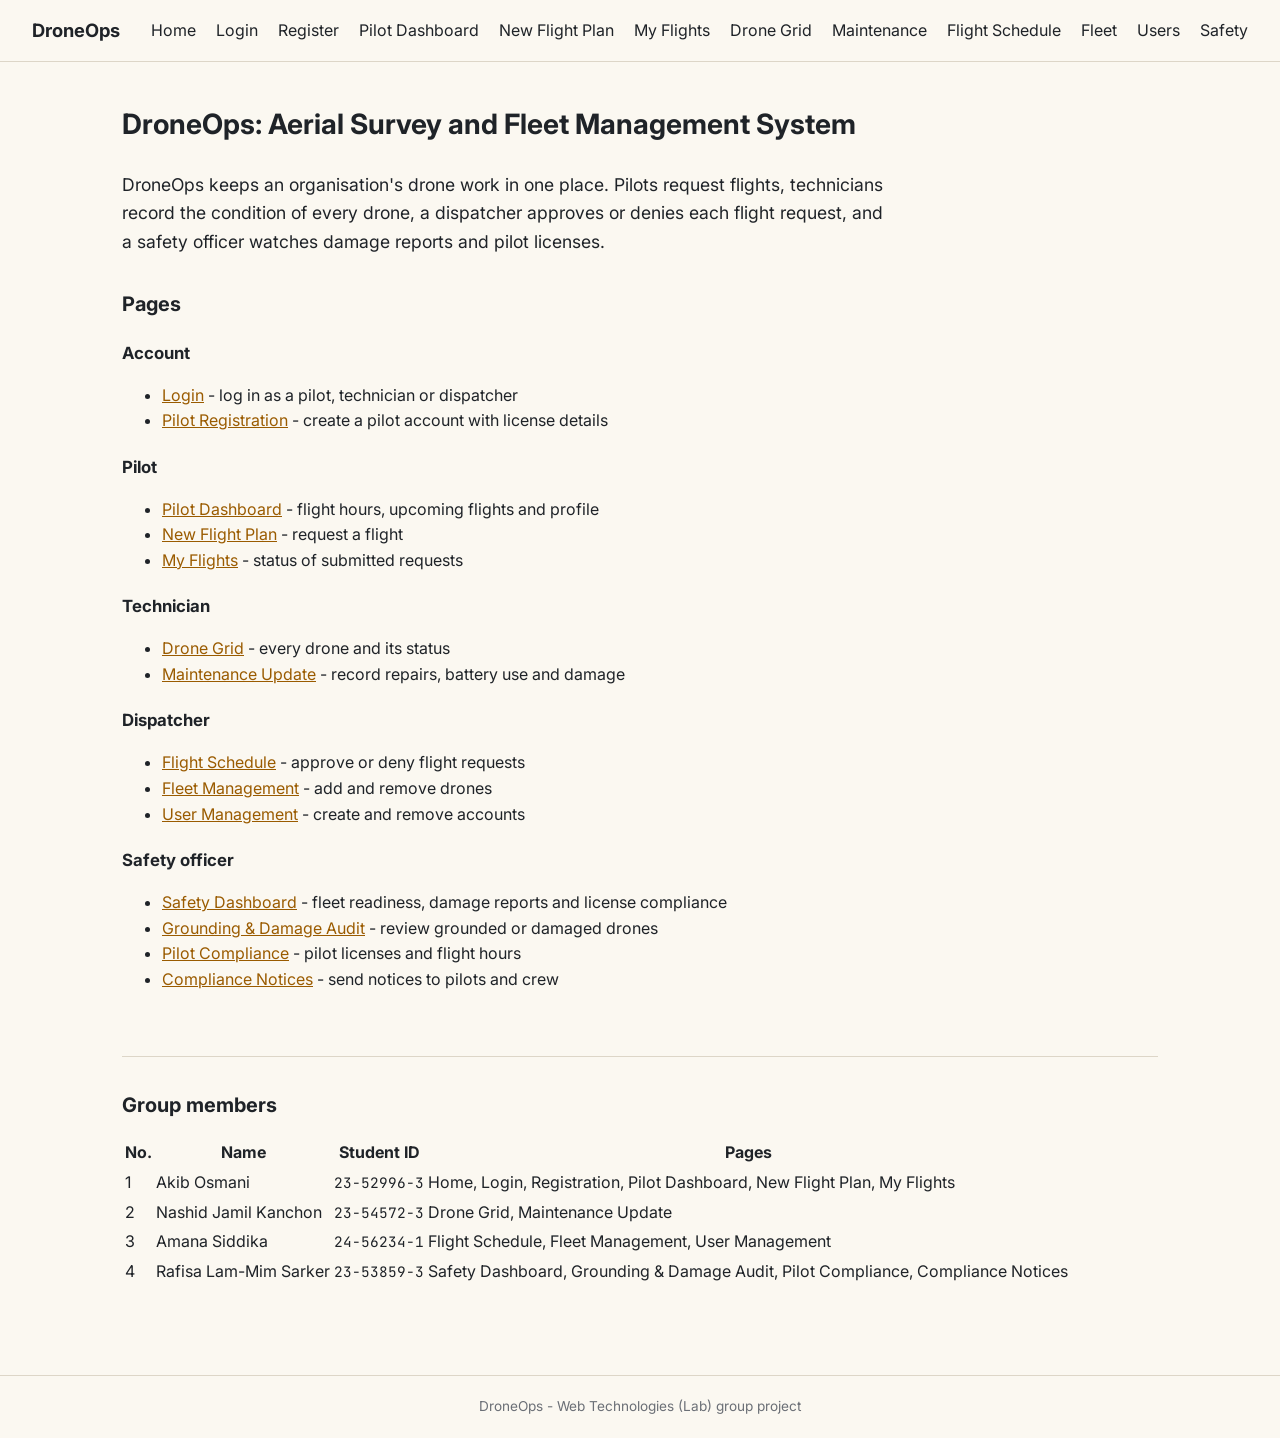
<file: index.html>
<!DOCTYPE html>
<html lang="en">
<head>
    <meta charset="UTF-8">
    <meta name="viewport" content="width=device-width, initial-scale=1">
    <title>DroneOps - Aerial Survey &amp; Fleet Management</title>
    <link rel="preconnect" href="https://fonts.googleapis.com">
    <link rel="stylesheet" href="https://fonts.googleapis.com/css2?family=Inter:wght@400;500;600;700&amp;family=JetBrains+Mono:wght@400;500&amp;display=swap">
    <link rel="stylesheet" href="public/css/style.css">
</head>
<body>
    <header class="navbar">
        <a href="index.html" class="brand">DroneOps</a>
        <nav>
            <a href="index.html">Home</a>
            <a href="pages/auth/login.html">Login</a>
            <a href="pages/auth/register.html">Register</a>
            <a href="pages/auth/profile.html">Pilot Dashboard</a>
            <a href="pages/pilot/flight_request.html">New Flight Plan</a>
            <a href="pages/pilot/my_flights.html">My Flights</a>
            <a href="pages/tech/drones.html">Drone Grid</a>
            <a href="pages/tech/maintenance.html">Maintenance</a>
            <a href="pages/admin/flights.html">Flight Schedule</a>
            <a href="pages/admin/fleet.html">Fleet</a>
            <a href="pages/admin/users.html">Users</a>
            <a href="pages/safety/dashboard.html">Safety</a>
        </nav>
    </header>

    <main class="container">
        <h1>DroneOps: Aerial Survey and Fleet Management System</h1>
        <p class="lead">DroneOps keeps an organisation's drone work in one place. Pilots request flights, technicians record the condition of every drone, a dispatcher approves or denies each flight request, and a safety officer watches damage reports and pilot licenses.</p>

        <section class="card">
            <h2>Pages</h2>

            <h3>Account</h3>
            <ul>
                <li><a href="pages/auth/login.html">Login</a> - log in as a pilot, technician or dispatcher</li>
                <li><a href="pages/auth/register.html">Pilot Registration</a> - create a pilot account with license details</li>
            </ul>

            <h3>Pilot</h3>
            <ul>
                <li><a href="pages/auth/profile.html">Pilot Dashboard</a> - flight hours, upcoming flights and profile</li>
                <li><a href="pages/pilot/flight_request.html">New Flight Plan</a> - request a flight</li>
                <li><a href="pages/pilot/my_flights.html">My Flights</a> - status of submitted requests</li>
            </ul>

            <h3>Technician</h3>
            <ul>
                <li><a href="pages/tech/drones.html">Drone Grid</a> - every drone and its status</li>
                <li><a href="pages/tech/maintenance.html">Maintenance Update</a> - record repairs, battery use and damage</li>
            </ul>

            <h3>Dispatcher</h3>
            <ul>
                <li><a href="pages/admin/flights.html">Flight Schedule</a> - approve or deny flight requests</li>
                <li><a href="pages/admin/fleet.html">Fleet Management</a> - add and remove drones</li>
                <li><a href="pages/admin/users.html">User Management</a> - create and remove accounts</li>
            </ul>

            <h3>Safety officer</h3>
            <ul>
                <li><a href="pages/safety/dashboard.html">Safety Dashboard</a> - fleet readiness, damage reports and license compliance</li>
                <li><a href="pages/safety/groundings.html">Grounding &amp; Damage Audit</a> - review grounded or damaged drones</li>
                <li><a href="pages/safety/pilots.html">Pilot Compliance</a> - pilot licenses and flight hours</li>
                <li><a href="pages/safety/notices.html">Compliance Notices</a> - send notices to pilots and crew</li>
            </ul>
        </section>

        <section class="card">
            <h2>Group members</h2>
            <table>
                <thead>
                    <tr>
                        <th>No.</th>
                        <th>Name</th>
                        <th>Student ID</th>
                        <th>Pages</th>
                    </tr>
                </thead>
                <tbody>
                    <tr>
                        <td>1</td>
                        <td>Akib Osmani</td>
                        <td class="mono">23-52996-3</td>
                        <td>Home, Login, Registration, Pilot Dashboard, New Flight Plan, My Flights</td>
                    </tr>
                    <tr>
                        <td>2</td>
                        <td>Nashid Jamil Kanchon</td>
                        <td class="mono">23-54572-3</td>
                        <td>Drone Grid, Maintenance Update</td>
                    </tr>
                    <tr>
                        <td>3</td>
                        <td>Amana Siddika</td>
                        <td class="mono">24-56234-1</td>
                        <td>Flight Schedule, Fleet Management, User Management</td>
                    </tr>
                    <tr>
                        <td>4</td>
                        <td>Rafisa Lam-Mim Sarker</td>
                        <td class="mono">23-53859-3</td>
                        <td>Safety Dashboard, Grounding &amp; Damage Audit, Pilot Compliance, Compliance Notices</td>
                    </tr>
                </tbody>
            </table>
        </section>
    </main>

    <footer class="footer">
        <p>DroneOps - Web Technologies (Lab) group project</p>
    </footer>
</body>
</html>
</file>
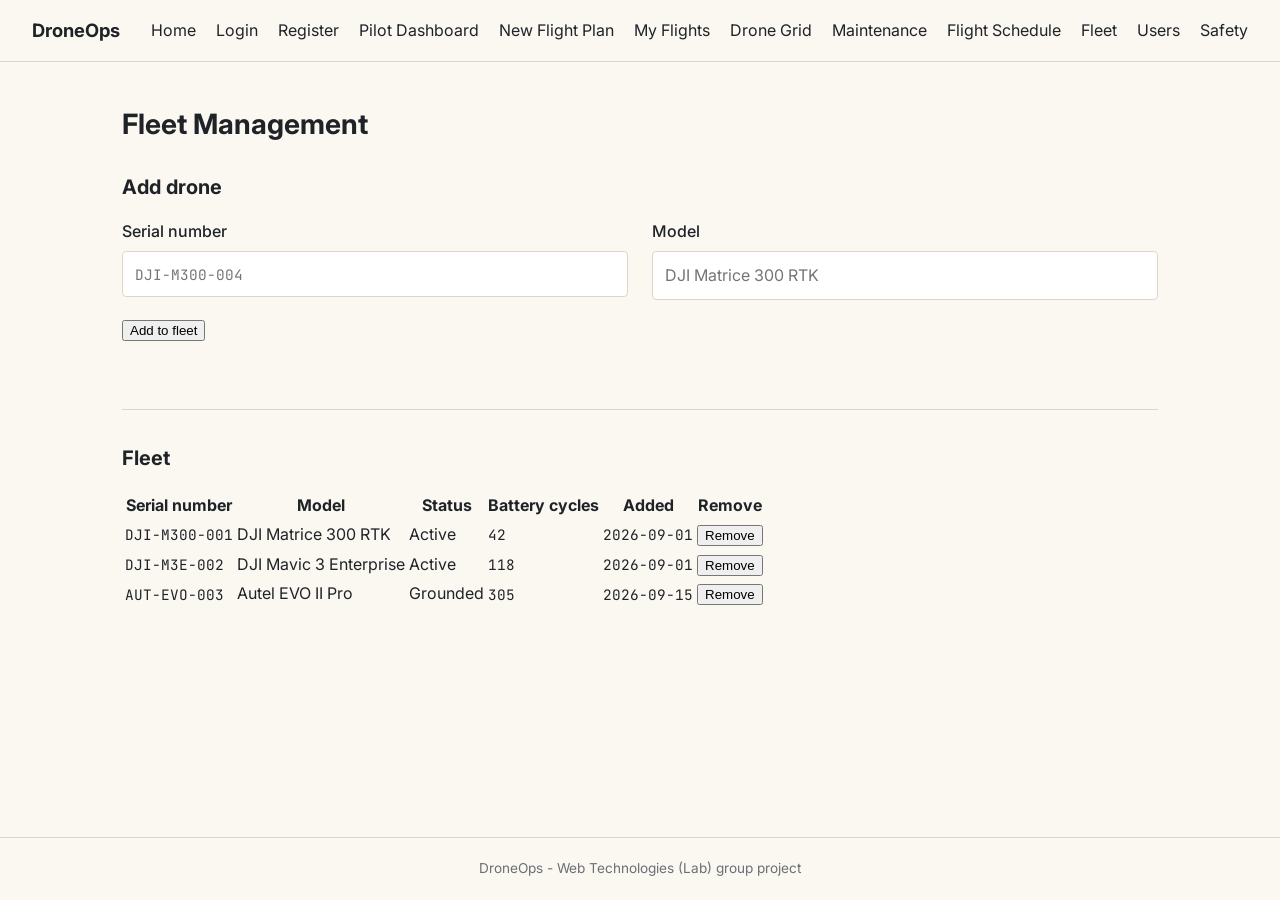
<file: pages/admin/fleet.html>
<!DOCTYPE html>
<html lang="en">
<head>
    <meta charset="UTF-8">
    <meta name="viewport" content="width=device-width, initial-scale=1">
    <title>Fleet Management - DroneOps</title>
    <link rel="preconnect" href="https://fonts.googleapis.com">
    <link rel="stylesheet" href="https://fonts.googleapis.com/css2?family=Inter:wght@400;500;600;700&amp;family=JetBrains+Mono:wght@400;500&amp;display=swap">
    <link rel="stylesheet" href="../../public/css/style.css">
</head>
<body>
    <header class="navbar">
        <a href="../../index.html" class="brand">DroneOps</a>
        <nav>
            <a href="../../index.html">Home</a>
            <a href="../auth/login.html">Login</a>
            <a href="../auth/register.html">Register</a>
            <a href="../auth/profile.html">Pilot Dashboard</a>
            <a href="../pilot/flight_request.html">New Flight Plan</a>
            <a href="../pilot/my_flights.html">My Flights</a>
            <a href="../tech/drones.html">Drone Grid</a>
            <a href="../tech/maintenance.html">Maintenance</a>
            <a href="flights.html">Flight Schedule</a>
            <a href="fleet.html">Fleet</a>
            <a href="users.html">Users</a>
            <a href="../safety/dashboard.html">Safety</a>
        </nav>
    </header>

    <main class="container">
        <h1>Fleet Management</h1>

        <section class="card">
            <h2>Add drone</h2>
            <form action="#" method="post">
                <div class="row">
                    <p>
                        <label for="serial_no">Serial number</label>
                        <input type="text" id="serial_no" name="serial_no" required class="mono"
                               pattern="[A-Za-z0-9\-]{3,30}"
                               title="3 to 30 letters, numbers or dashes"
                               placeholder="DJI-M300-004">
                    </p>
                    <p>
                        <label for="model">Model</label>
                        <input type="text" id="model" name="model" required minlength="2" maxlength="100" placeholder="DJI Matrice 300 RTK">
                    </p>
                </div>
                <p class="form-actions">
                    <button type="submit" class="btn">Add to fleet</button>
                </p>
            </form>
        </section>

        <section class="card">
            <h2>Fleet</h2>
            <table>
                <thead>
                    <tr>
                        <th>Serial number</th>
                        <th>Model</th>
                        <th>Status</th>
                        <th>Battery cycles</th>
                        <th>Added</th>
                        <th>Remove</th>
                    </tr>
                </thead>
                <tbody>
                    <tr>
                        <td class="mono">DJI-M300-001</td>
                        <td>DJI Matrice 300 RTK</td>
                        <td><span class="badge badge-active">Active</span></td>
                        <td class="mono">42</td>
                        <td class="mono">2026-09-01</td>
                        <td>
                            <form action="#" method="post">
                                <input type="hidden" name="drone_id" value="1">
                                <button type="submit" class="btn btn-small btn-danger">Remove</button>
                            </form>
                        </td>
                    </tr>
                    <tr>
                        <td class="mono">DJI-M3E-002</td>
                        <td>DJI Mavic 3 Enterprise</td>
                        <td><span class="badge badge-active">Active</span></td>
                        <td class="mono">118</td>
                        <td class="mono">2026-09-01</td>
                        <td>
                            <form action="#" method="post">
                                <input type="hidden" name="drone_id" value="2">
                                <button type="submit" class="btn btn-small btn-danger">Remove</button>
                            </form>
                        </td>
                    </tr>
                    <tr>
                        <td class="mono">AUT-EVO-003</td>
                        <td>Autel EVO II Pro</td>
                        <td><span class="badge badge-grounded">Grounded</span></td>
                        <td class="mono">305</td>
                        <td class="mono">2026-09-15</td>
                        <td>
                            <form action="#" method="post">
                                <input type="hidden" name="drone_id" value="3">
                                <button type="submit" class="btn btn-small btn-danger">Remove</button>
                            </form>
                        </td>
                    </tr>
                </tbody>
            </table>
        </section>
    </main>

    <footer class="footer">
        <p>DroneOps - Web Technologies (Lab) group project</p>
    </footer>
</body>
</html>
</file>
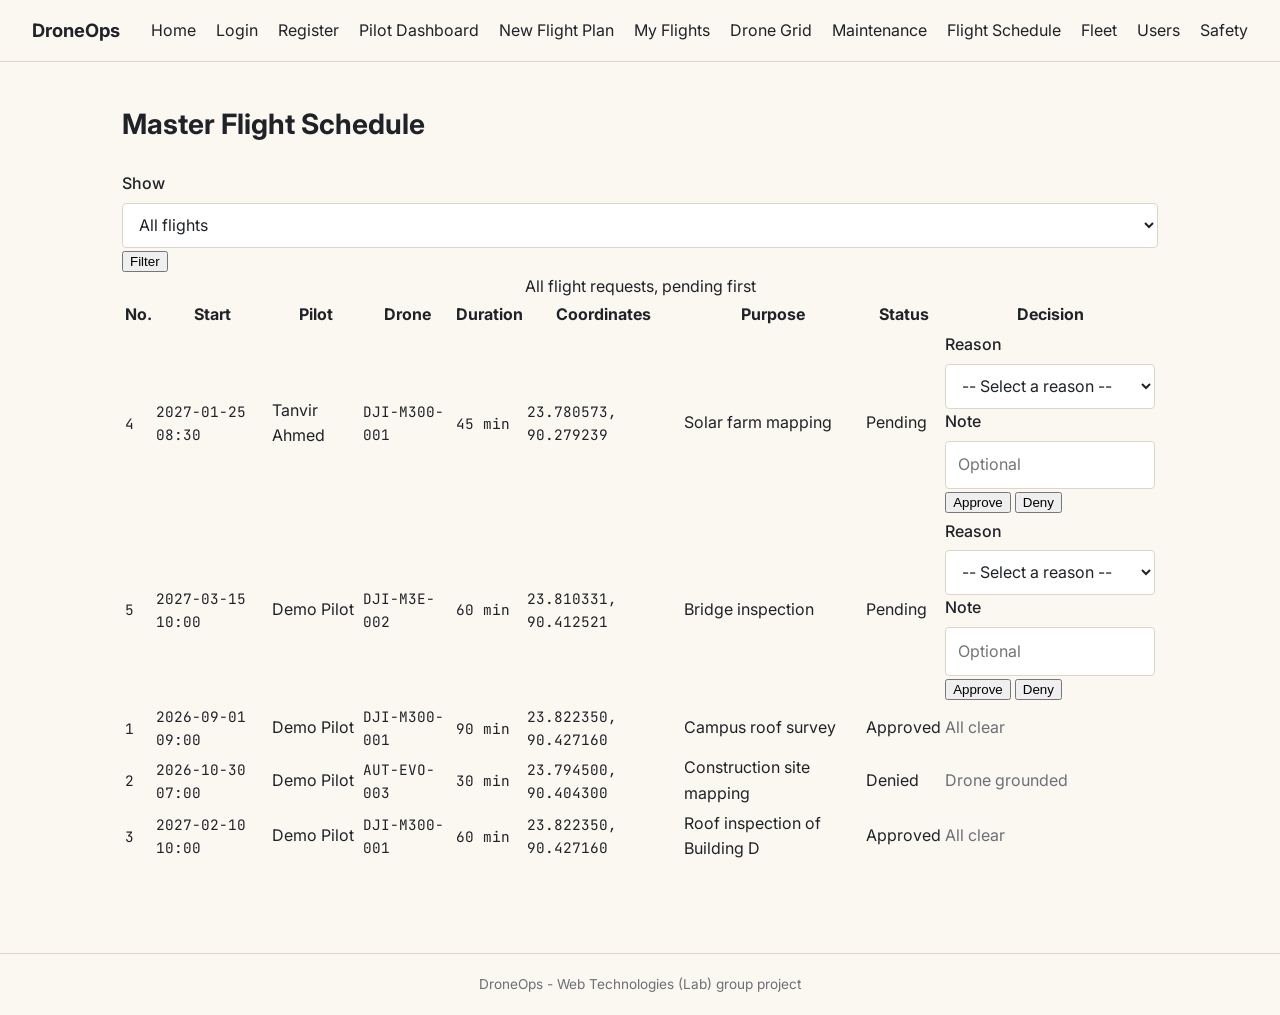
<file: pages/admin/flights.html>
<!DOCTYPE html>
<html lang="en">
<head>
    <meta charset="UTF-8">
    <meta name="viewport" content="width=device-width, initial-scale=1">
    <title>Flight Schedule - DroneOps</title>
    <link rel="preconnect" href="https://fonts.googleapis.com">
    <link rel="stylesheet" href="https://fonts.googleapis.com/css2?family=Inter:wght@400;500;600;700&amp;family=JetBrains+Mono:wght@400;500&amp;display=swap">
    <link rel="stylesheet" href="../../public/css/style.css">
</head>
<body>
    <header class="navbar">
        <a href="../../index.html" class="brand">DroneOps</a>
        <nav>
            <a href="../../index.html">Home</a>
            <a href="../auth/login.html">Login</a>
            <a href="../auth/register.html">Register</a>
            <a href="../auth/profile.html">Pilot Dashboard</a>
            <a href="../pilot/flight_request.html">New Flight Plan</a>
            <a href="../pilot/my_flights.html">My Flights</a>
            <a href="../tech/drones.html">Drone Grid</a>
            <a href="../tech/maintenance.html">Maintenance</a>
            <a href="flights.html">Flight Schedule</a>
            <a href="fleet.html">Fleet</a>
            <a href="users.html">Users</a>
            <a href="../safety/dashboard.html">Safety</a>
        </nav>
    </header>

    <main class="container">
        <h1>Master Flight Schedule</h1>

        <form action="#" method="get" class="filter-form">
            <label for="filter">Show</label>
            <select id="filter" name="status">
                <option value="">All flights</option>
                <option value="Pending">Pending</option>
                <option value="Approved">Approved</option>
                <option value="Denied">Denied</option>
            </select>
            <button type="submit" class="btn btn-small btn-ghost">Filter</button>
        </form>

        <section class="card">
            <table>
                <caption>All flight requests, pending first</caption>
                <thead>
                    <tr>
                        <th>No.</th>
                        <th>Start</th>
                        <th>Pilot</th>
                        <th>Drone</th>
                        <th>Duration</th>
                        <th>Coordinates</th>
                        <th>Purpose</th>
                        <th>Status</th>
                        <th>Decision</th>
                    </tr>
                </thead>
                <tbody>
                    <tr>
                        <td class="mono">4</td>
                        <td class="mono">2027-01-25 08:30</td>
                        <td>Tanvir Ahmed</td>
                        <td class="mono">DJI-M300-001</td>
                        <td class="mono">45 min</td>
                        <td class="mono">23.780573, 90.279239</td>
                        <td>Solar farm mapping</td>
                        <td><span class="badge badge-pending">Pending</span></td>
                        <td>
                            <form action="#" method="post" class="decision-form">
                                <input type="hidden" name="flight_id" value="4">
                                <label for="reason-4">Reason</label>
                                <select id="reason-4" name="reason" required>
                                    <option value="">-- Select a reason --</option>
                                    <option>All clear</option>
                                    <option>Weather</option>
                                    <option>Drone grounded</option>
                                    <option>Airspace conflict</option>
                                    <option>Incomplete plan</option>
                                    <option>Other</option>
                                </select>
                                <label for="note-4">Note</label>
                                <input type="text" id="note-4" name="note" maxlength="200" placeholder="Optional">
                                <div class="decision-buttons">
                                    <button type="submit" name="decision" value="Approved" class="btn btn-small btn-ok">Approve</button>
                                    <button type="submit" name="decision" value="Denied" class="btn btn-small btn-danger">Deny</button>
                                </div>
                            </form>
                        </td>
                    </tr>
                    <tr>
                        <td class="mono">5</td>
                        <td class="mono">2027-03-15 10:00</td>
                        <td>Demo Pilot</td>
                        <td class="mono">DJI-M3E-002</td>
                        <td class="mono">60 min</td>
                        <td class="mono">23.810331, 90.412521</td>
                        <td>Bridge inspection</td>
                        <td><span class="badge badge-pending">Pending</span></td>
                        <td>
                            <form action="#" method="post" class="decision-form">
                                <input type="hidden" name="flight_id" value="5">
                                <label for="reason-5">Reason</label>
                                <select id="reason-5" name="reason" required>
                                    <option value="">-- Select a reason --</option>
                                    <option>All clear</option>
                                    <option>Weather</option>
                                    <option>Drone grounded</option>
                                    <option>Airspace conflict</option>
                                    <option>Incomplete plan</option>
                                    <option>Other</option>
                                </select>
                                <label for="note-5">Note</label>
                                <input type="text" id="note-5" name="note" maxlength="200" placeholder="Optional">
                                <div class="decision-buttons">
                                    <button type="submit" name="decision" value="Approved" class="btn btn-small btn-ok">Approve</button>
                                    <button type="submit" name="decision" value="Denied" class="btn btn-small btn-danger">Deny</button>
                                </div>
                            </form>
                        </td>
                    </tr>
                    <tr>
                        <td class="mono">1</td>
                        <td class="mono">2026-09-01 09:00</td>
                        <td>Demo Pilot</td>
                        <td class="mono">DJI-M300-001</td>
                        <td class="mono">90 min</td>
                        <td class="mono">23.822350, 90.427160</td>
                        <td>Campus roof survey</td>
                        <td><span class="badge badge-approved">Approved</span></td>
                        <td class="muted">All clear</td>
                    </tr>
                    <tr>
                        <td class="mono">2</td>
                        <td class="mono">2026-10-30 07:00</td>
                        <td>Demo Pilot</td>
                        <td class="mono">AUT-EVO-003</td>
                        <td class="mono">30 min</td>
                        <td class="mono">23.794500, 90.404300</td>
                        <td>Construction site mapping</td>
                        <td><span class="badge badge-denied">Denied</span></td>
                        <td class="muted">Drone grounded</td>
                    </tr>
                    <tr>
                        <td class="mono">3</td>
                        <td class="mono">2027-02-10 10:00</td>
                        <td>Demo Pilot</td>
                        <td class="mono">DJI-M300-001</td>
                        <td class="mono">60 min</td>
                        <td class="mono">23.822350, 90.427160</td>
                        <td>Roof inspection of Building D</td>
                        <td><span class="badge badge-approved">Approved</span></td>
                        <td class="muted">All clear</td>
                    </tr>
                </tbody>
            </table>
        </section>
    </main>

    <footer class="footer">
        <p>DroneOps - Web Technologies (Lab) group project</p>
    </footer>
</body>
</html>
</file>
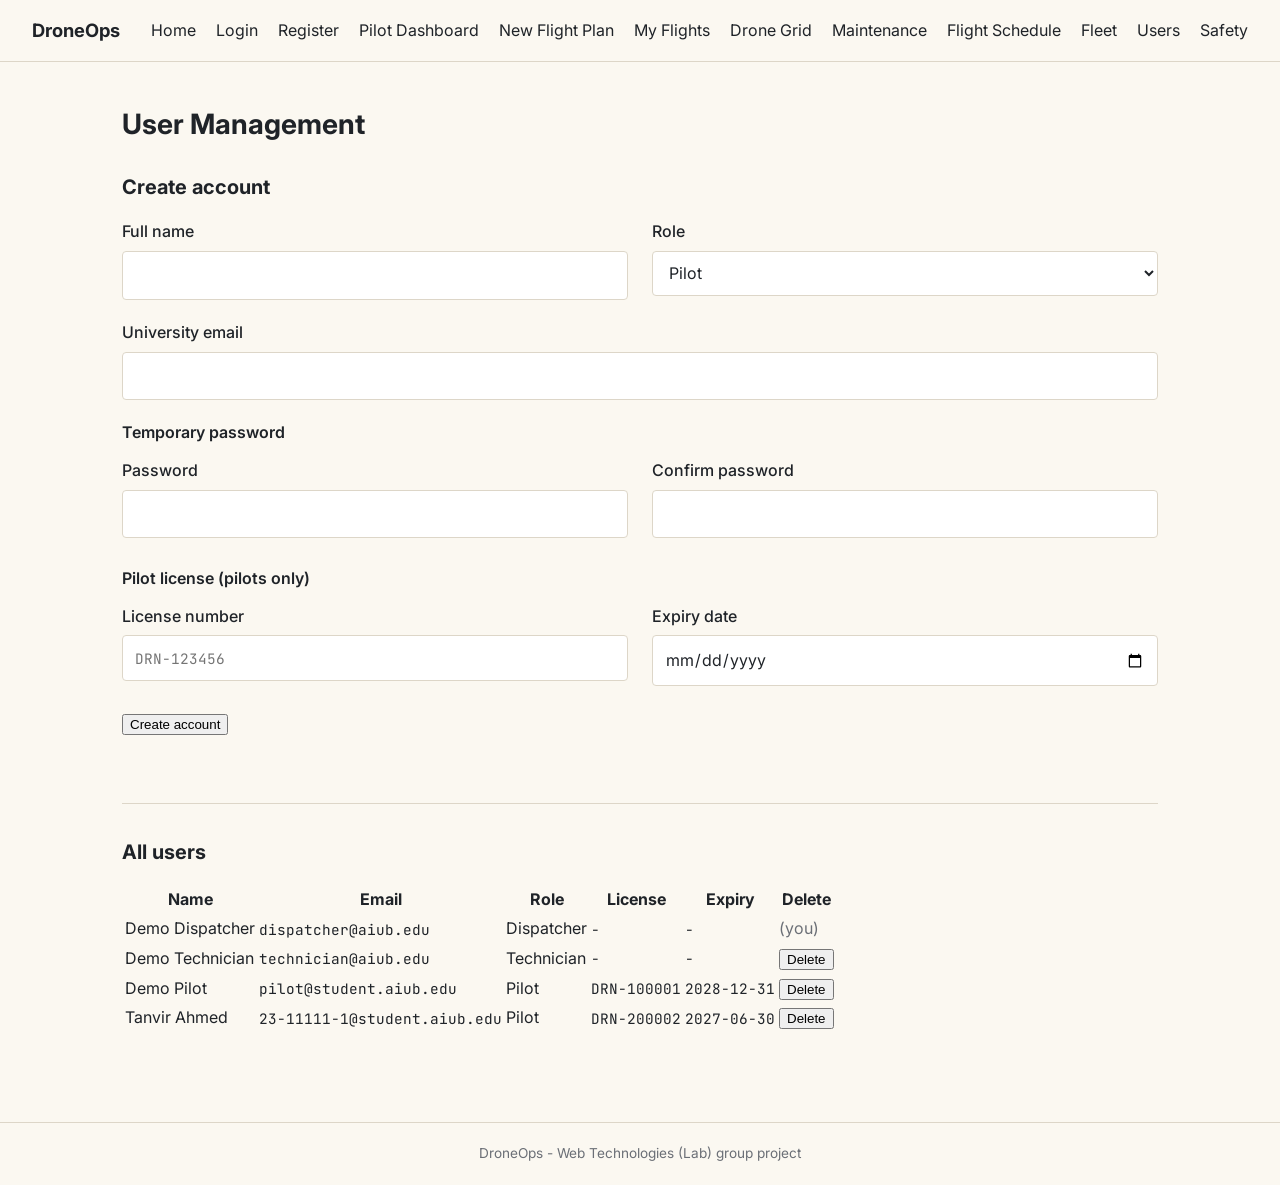
<file: pages/admin/users.html>
<!DOCTYPE html>
<html lang="en">
<head>
    <meta charset="UTF-8">
    <meta name="viewport" content="width=device-width, initial-scale=1">
    <title>User Management - DroneOps</title>
    <link rel="preconnect" href="https://fonts.googleapis.com">
    <link rel="stylesheet" href="https://fonts.googleapis.com/css2?family=Inter:wght@400;500;600;700&amp;family=JetBrains+Mono:wght@400;500&amp;display=swap">
    <link rel="stylesheet" href="../../public/css/style.css">
</head>
<body>
    <header class="navbar">
        <a href="../../index.html" class="brand">DroneOps</a>
        <nav>
            <a href="../../index.html">Home</a>
            <a href="../auth/login.html">Login</a>
            <a href="../auth/register.html">Register</a>
            <a href="../auth/profile.html">Pilot Dashboard</a>
            <a href="../pilot/flight_request.html">New Flight Plan</a>
            <a href="../pilot/my_flights.html">My Flights</a>
            <a href="../tech/drones.html">Drone Grid</a>
            <a href="../tech/maintenance.html">Maintenance</a>
            <a href="flights.html">Flight Schedule</a>
            <a href="fleet.html">Fleet</a>
            <a href="users.html">Users</a>
            <a href="../safety/dashboard.html">Safety</a>
        </nav>
    </header>

    <main class="container">
        <h1>User Management</h1>

        <section class="card">
            <h2>Create account</h2>
            <form action="#" method="post">
                <div class="row">
                    <p>
                        <label for="name">Full name</label>
                        <input type="text" id="name" name="name" required minlength="2" maxlength="100">
                    </p>
                    <p>
                        <label for="role">Role</label>
                        <select id="role" name="role" required>
                            <option value="pilot" selected>Pilot</option>
                            <option value="technician">Technician</option>
                            <option value="dispatcher">Dispatcher</option>
                        </select>
                    </p>
                </div>
                <p>
                    <label for="email">University email</label>
                    <input type="email" id="email" name="email" required
                           pattern=".+@(student\.)?aiub\.edu"
                           title="An @aiub.edu or @student.aiub.edu email">
                </p>

                <fieldset>
                    <legend>Temporary password</legend>
                    <div class="row">
                        <p>
                            <label for="password">Password</label>
                            <input type="password" id="password" name="password" required minlength="8" autocomplete="new-password">
                        </p>
                        <p>
                            <label for="confirm">Confirm password</label>
                            <input type="password" id="confirm" name="confirm" required minlength="8" autocomplete="new-password">
                        </p>
                    </div>
                </fieldset>

                <fieldset>
                    <legend>Pilot license (pilots only)</legend>
                    <div class="row">
                        <p>
                            <label for="license_no">License number</label>
                            <input type="text" id="license_no" name="license_no" class="mono"
                                   pattern="DRN-[0-9]{6}"
                                   title="DRN- followed by 6 digits, e.g. DRN-123456"
                                   placeholder="DRN-123456">
                        </p>
                        <p>
                            <label for="license_expiry">Expiry date</label>
                            <input type="date" id="license_expiry" name="license_expiry">
                        </p>
                    </div>
                </fieldset>

                <p class="form-actions">
                    <button type="submit" class="btn">Create account</button>
                </p>
            </form>
        </section>

        <section class="card">
            <h2>All users</h2>
            <table>
                <thead>
                    <tr>
                        <th>Name</th>
                        <th>Email</th>
                        <th>Role</th>
                        <th>License</th>
                        <th>Expiry</th>
                        <th>Delete</th>
                    </tr>
                </thead>
                <tbody>
                    <tr>
                        <td>Demo Dispatcher</td>
                        <td class="mono">dispatcher@aiub.edu</td>
                        <td>Dispatcher</td>
                        <td class="mono">-</td>
                        <td class="mono">-</td>
                        <td class="muted">(you)</td>
                    </tr>
                    <tr>
                        <td>Demo Technician</td>
                        <td class="mono">technician@aiub.edu</td>
                        <td>Technician</td>
                        <td class="mono">-</td>
                        <td class="mono">-</td>
                        <td>
                            <form action="#" method="post">
                                <input type="hidden" name="user_id" value="2">
                                <button type="submit" class="btn btn-small btn-danger">Delete</button>
                            </form>
                        </td>
                    </tr>
                    <tr>
                        <td>Demo Pilot</td>
                        <td class="mono">pilot@student.aiub.edu</td>
                        <td>Pilot</td>
                        <td class="mono">DRN-100001</td>
                        <td class="mono">2028-12-31</td>
                        <td>
                            <form action="#" method="post">
                                <input type="hidden" name="user_id" value="3">
                                <button type="submit" class="btn btn-small btn-danger">Delete</button>
                            </form>
                        </td>
                    </tr>
                    <tr>
                        <td>Tanvir Ahmed</td>
                        <td class="mono">23-11111-1@student.aiub.edu</td>
                        <td>Pilot</td>
                        <td class="mono">DRN-200002</td>
                        <td class="mono">2027-06-30</td>
                        <td>
                            <form action="#" method="post">
                                <input type="hidden" name="user_id" value="4">
                                <button type="submit" class="btn btn-small btn-danger">Delete</button>
                            </form>
                        </td>
                    </tr>
                </tbody>
            </table>
        </section>
    </main>

    <footer class="footer">
        <p>DroneOps - Web Technologies (Lab) group project</p>
    </footer>
</body>
</html>
</file>
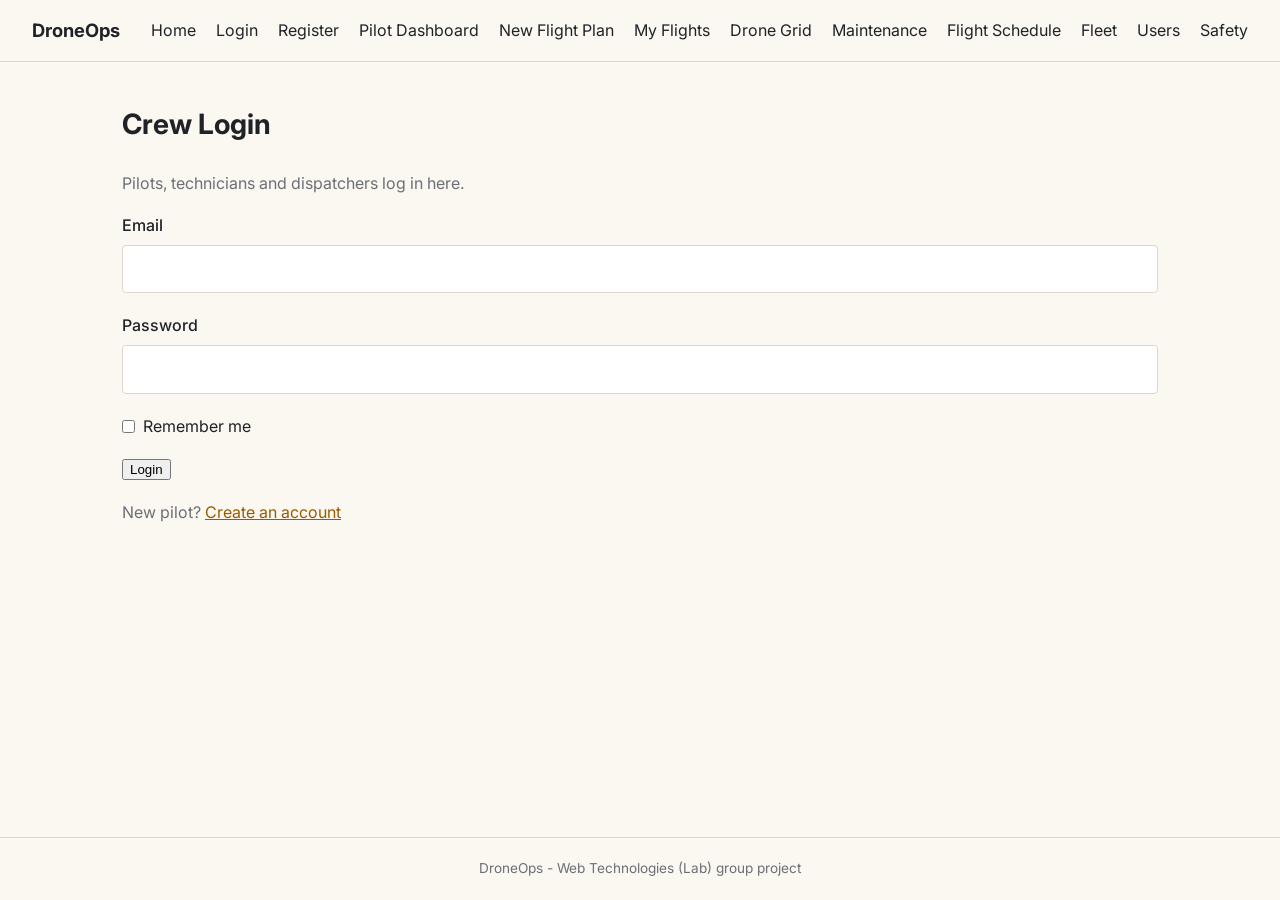
<file: pages/auth/login.html>
<!DOCTYPE html>
<html lang="en">
<head>
    <meta charset="UTF-8">
    <meta name="viewport" content="width=device-width, initial-scale=1">
    <title>Login - DroneOps</title>
    <link rel="preconnect" href="https://fonts.googleapis.com">
    <link rel="stylesheet" href="https://fonts.googleapis.com/css2?family=Inter:wght@400;500;600;700&amp;family=JetBrains+Mono:wght@400;500&amp;display=swap">
    <link rel="stylesheet" href="../../public/css/style.css">
</head>
<body>
    <header class="navbar">
        <a href="../../index.html" class="brand">DroneOps</a>
        <nav>
            <a href="../../index.html">Home</a>
            <a href="login.html">Login</a>
            <a href="register.html">Register</a>
            <a href="profile.html">Pilot Dashboard</a>
            <a href="../pilot/flight_request.html">New Flight Plan</a>
            <a href="../pilot/my_flights.html">My Flights</a>
            <a href="../tech/drones.html">Drone Grid</a>
            <a href="../tech/maintenance.html">Maintenance</a>
            <a href="../admin/flights.html">Flight Schedule</a>
            <a href="../admin/fleet.html">Fleet</a>
            <a href="../admin/users.html">Users</a>
            <a href="../safety/dashboard.html">Safety</a>
        </nav>
    </header>

    <main class="container">
        <h1>Crew Login</h1>
        <p class="muted">Pilots, technicians and dispatchers log in here.</p>

        <form action="#" method="post">
            <p>
                <label for="email">Email</label>
                <input type="email" id="email" name="email" required autocomplete="email">
            </p>
            <p>
                <label for="password">Password</label>
                <input type="password" id="password" name="password" required autocomplete="current-password">
            </p>
            <p class="check">
                <input type="checkbox" id="remember" name="remember" value="1">
                <label for="remember">Remember me</label>
            </p>
            <p class="form-actions">
                <button type="submit" class="btn">Login</button>
            </p>
        </form>

        <p class="muted">New pilot? <a href="register.html">Create an account</a></p>
    </main>

    <footer class="footer">
        <p>DroneOps - Web Technologies (Lab) group project</p>
    </footer>
</body>
</html>
</file>
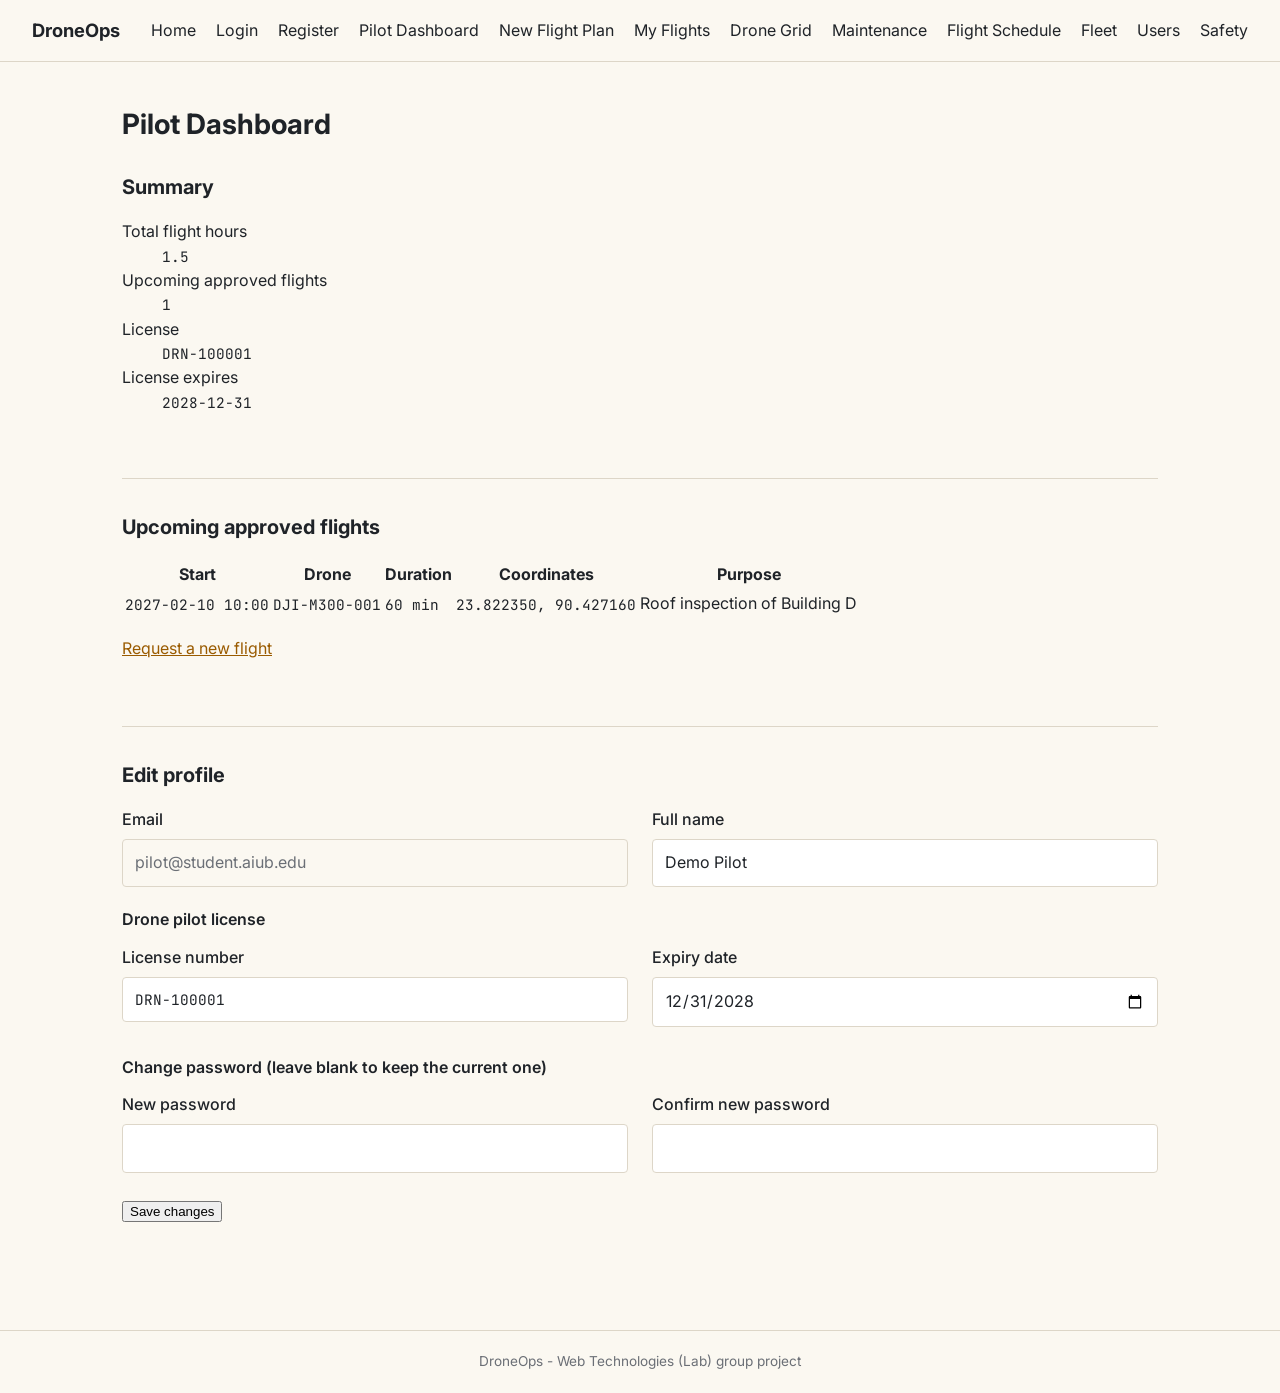
<file: pages/auth/profile.html>
<!DOCTYPE html>
<html lang="en">
<head>
    <meta charset="UTF-8">
    <meta name="viewport" content="width=device-width, initial-scale=1">
    <title>Pilot Dashboard - DroneOps</title>
    <link rel="preconnect" href="https://fonts.googleapis.com">
    <link rel="stylesheet" href="https://fonts.googleapis.com/css2?family=Inter:wght@400;500;600;700&amp;family=JetBrains+Mono:wght@400;500&amp;display=swap">
    <link rel="stylesheet" href="../../public/css/style.css">
</head>
<body>
    <header class="navbar">
        <a href="../../index.html" class="brand">DroneOps</a>
        <nav>
            <a href="../../index.html">Home</a>
            <a href="login.html">Login</a>
            <a href="register.html">Register</a>
            <a href="profile.html">Pilot Dashboard</a>
            <a href="../pilot/flight_request.html">New Flight Plan</a>
            <a href="../pilot/my_flights.html">My Flights</a>
            <a href="../tech/drones.html">Drone Grid</a>
            <a href="../tech/maintenance.html">Maintenance</a>
            <a href="../admin/flights.html">Flight Schedule</a>
            <a href="../admin/fleet.html">Fleet</a>
            <a href="../admin/users.html">Users</a>
            <a href="../safety/dashboard.html">Safety</a>
        </nav>
    </header>

    <main class="container">
        <h1>Pilot Dashboard</h1>

        <section class="card">
            <h2>Summary</h2>
            <dl class="stats">
                <div class="stat">
                    <dt>Total flight hours</dt>
                    <dd class="mono">1.5</dd>
                </div>
                <div class="stat">
                    <dt>Upcoming approved flights</dt>
                    <dd class="mono">1</dd>
                </div>
                <div class="stat">
                    <dt>License</dt>
                    <dd class="mono">DRN-100001</dd>
                </div>
                <div class="stat">
                    <dt>License expires</dt>
                    <dd class="mono">2028-12-31</dd>
                </div>
            </dl>
        </section>

        <section class="card">
            <h2>Upcoming approved flights</h2>
            <table>
                <thead>
                    <tr>
                        <th>Start</th>
                        <th>Drone</th>
                        <th>Duration</th>
                        <th>Coordinates</th>
                        <th>Purpose</th>
                    </tr>
                </thead>
                <tbody>
                    <tr>
                        <td class="mono">2027-02-10 10:00</td>
                        <td class="mono">DJI-M300-001</td>
                        <td class="mono">60 min</td>
                        <td class="mono">23.822350, 90.427160</td>
                        <td>Roof inspection of Building D</td>
                    </tr>
                </tbody>
            </table>
            <p><a href="../pilot/flight_request.html">Request a new flight</a></p>
        </section>

        <section class="card">
            <h2>Edit profile</h2>
            <form action="#" method="post">
                <div class="row">
                    <p>
                        <label for="email">Email</label>
                        <input type="email" id="email" name="email" value="pilot@student.aiub.edu" disabled>
                    </p>
                    <p>
                        <label for="name">Full name</label>
                        <input type="text" id="name" name="name" value="Demo Pilot" required minlength="2" maxlength="100">
                    </p>
                </div>

                <fieldset>
                    <legend>Drone pilot license</legend>
                    <div class="row">
                        <p>
                            <label for="license_no">License number</label>
                            <input type="text" id="license_no" name="license_no" value="DRN-100001" required class="mono"
                                   pattern="DRN-[0-9]{6}"
                                   title="DRN- followed by 6 digits, e.g. DRN-123456">
                        </p>
                        <p>
                            <label for="license_expiry">Expiry date</label>
                            <input type="date" id="license_expiry" name="license_expiry" value="2028-12-31" required>
                        </p>
                    </div>
                </fieldset>

                <fieldset>
                    <legend>Change password (leave blank to keep the current one)</legend>
                    <div class="row">
                        <p>
                            <label for="password">New password</label>
                            <input type="password" id="password" name="password" minlength="8" autocomplete="new-password">
                        </p>
                        <p>
                            <label for="confirm">Confirm new password</label>
                            <input type="password" id="confirm" name="confirm" minlength="8" autocomplete="new-password">
                        </p>
                    </div>
                </fieldset>

                <p class="form-actions">
                    <button type="submit" class="btn">Save changes</button>
                </p>
            </form>
        </section>
    </main>

    <footer class="footer">
        <p>DroneOps - Web Technologies (Lab) group project</p>
    </footer>
</body>
</html>
</file>
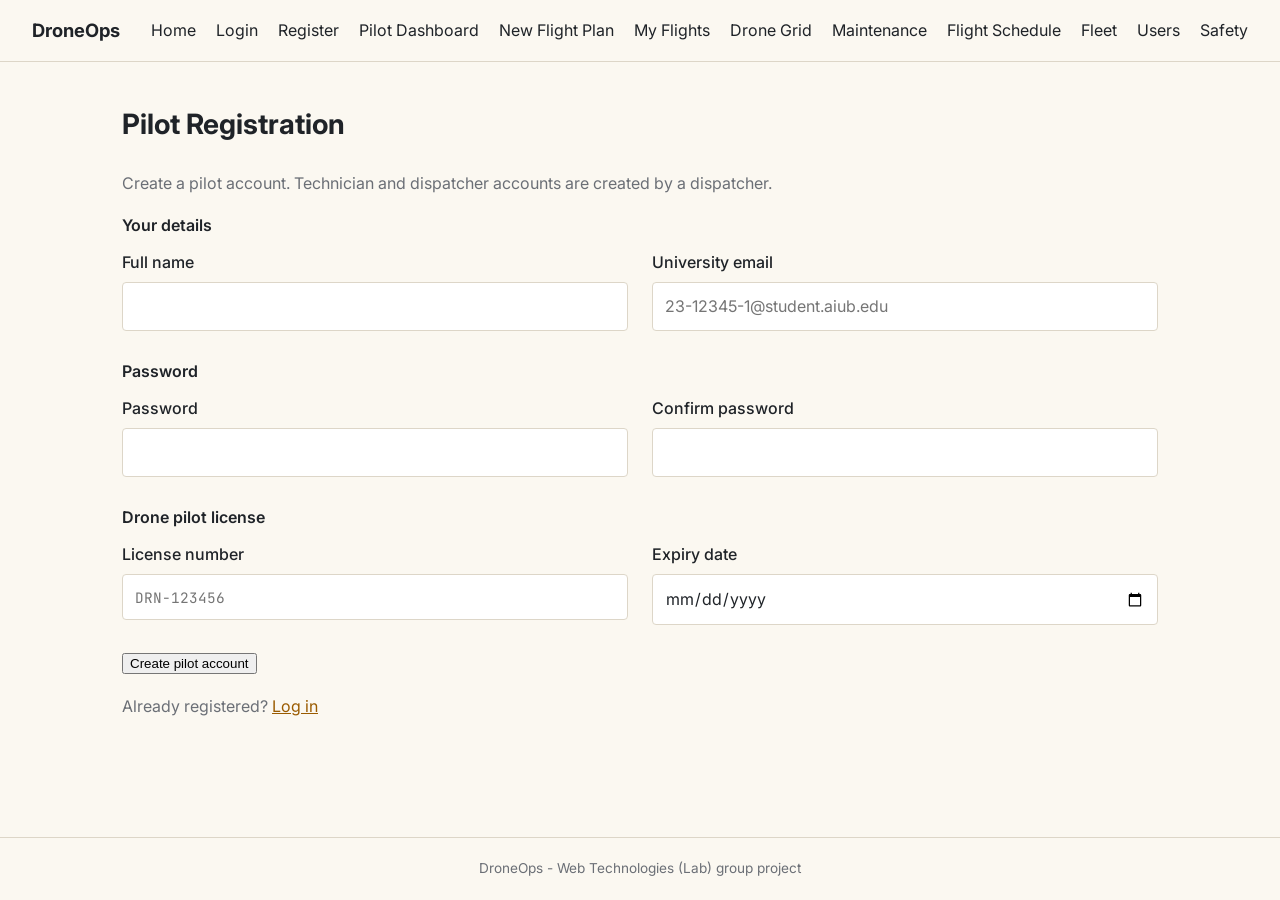
<file: pages/auth/register.html>
<!DOCTYPE html>
<html lang="en">
<head>
    <meta charset="UTF-8">
    <meta name="viewport" content="width=device-width, initial-scale=1">
    <title>Pilot Registration - DroneOps</title>
    <link rel="preconnect" href="https://fonts.googleapis.com">
    <link rel="stylesheet" href="https://fonts.googleapis.com/css2?family=Inter:wght@400;500;600;700&amp;family=JetBrains+Mono:wght@400;500&amp;display=swap">
    <link rel="stylesheet" href="../../public/css/style.css">
</head>
<body>
    <header class="navbar">
        <a href="../../index.html" class="brand">DroneOps</a>
        <nav>
            <a href="../../index.html">Home</a>
            <a href="login.html">Login</a>
            <a href="register.html">Register</a>
            <a href="profile.html">Pilot Dashboard</a>
            <a href="../pilot/flight_request.html">New Flight Plan</a>
            <a href="../pilot/my_flights.html">My Flights</a>
            <a href="../tech/drones.html">Drone Grid</a>
            <a href="../tech/maintenance.html">Maintenance</a>
            <a href="../admin/flights.html">Flight Schedule</a>
            <a href="../admin/fleet.html">Fleet</a>
            <a href="../admin/users.html">Users</a>
            <a href="../safety/dashboard.html">Safety</a>
        </nav>
    </header>

    <main class="container">
        <h1>Pilot Registration</h1>
        <p class="muted">Create a pilot account. Technician and dispatcher accounts are created by a dispatcher.</p>

        <form action="#" method="post">
            <fieldset>
                <legend>Your details</legend>
                <div class="row">
                    <p>
                        <label for="name">Full name</label>
                        <input type="text" id="name" name="name" required minlength="2" maxlength="100" autocomplete="name">
                    </p>
                    <p>
                        <label for="email">University email</label>
                        <input type="email" id="email" name="email" required
                               pattern=".+@(student\.)?aiub\.edu"
                               title="Use your @aiub.edu or @student.aiub.edu email"
                               placeholder="23-12345-1@student.aiub.edu" autocomplete="email">
                    </p>
                </div>
            </fieldset>

            <fieldset>
                <legend>Password</legend>
                <div class="row">
                    <p>
                        <label for="password">Password</label>
                        <input type="password" id="password" name="password" required minlength="8" autocomplete="new-password">
                    </p>
                    <p>
                        <label for="confirm">Confirm password</label>
                        <input type="password" id="confirm" name="confirm" required minlength="8" autocomplete="new-password">
                    </p>
                </div>
            </fieldset>

            <fieldset>
                <legend>Drone pilot license</legend>
                <div class="row">
                    <p>
                        <label for="license_no">License number</label>
                        <input type="text" id="license_no" name="license_no" required class="mono"
                               pattern="DRN-[0-9]{6}"
                               title="DRN- followed by 6 digits, e.g. DRN-123456"
                               placeholder="DRN-123456">
                    </p>
                    <p>
                        <label for="license_expiry">Expiry date</label>
                        <input type="date" id="license_expiry" name="license_expiry" required>
                    </p>
                </div>
            </fieldset>

            <p class="form-actions">
                <button type="submit" class="btn">Create pilot account</button>
            </p>
        </form>

        <p class="muted">Already registered? <a href="login.html">Log in</a></p>
    </main>

    <footer class="footer">
        <p>DroneOps - Web Technologies (Lab) group project</p>
    </footer>
</body>
</html>
</file>
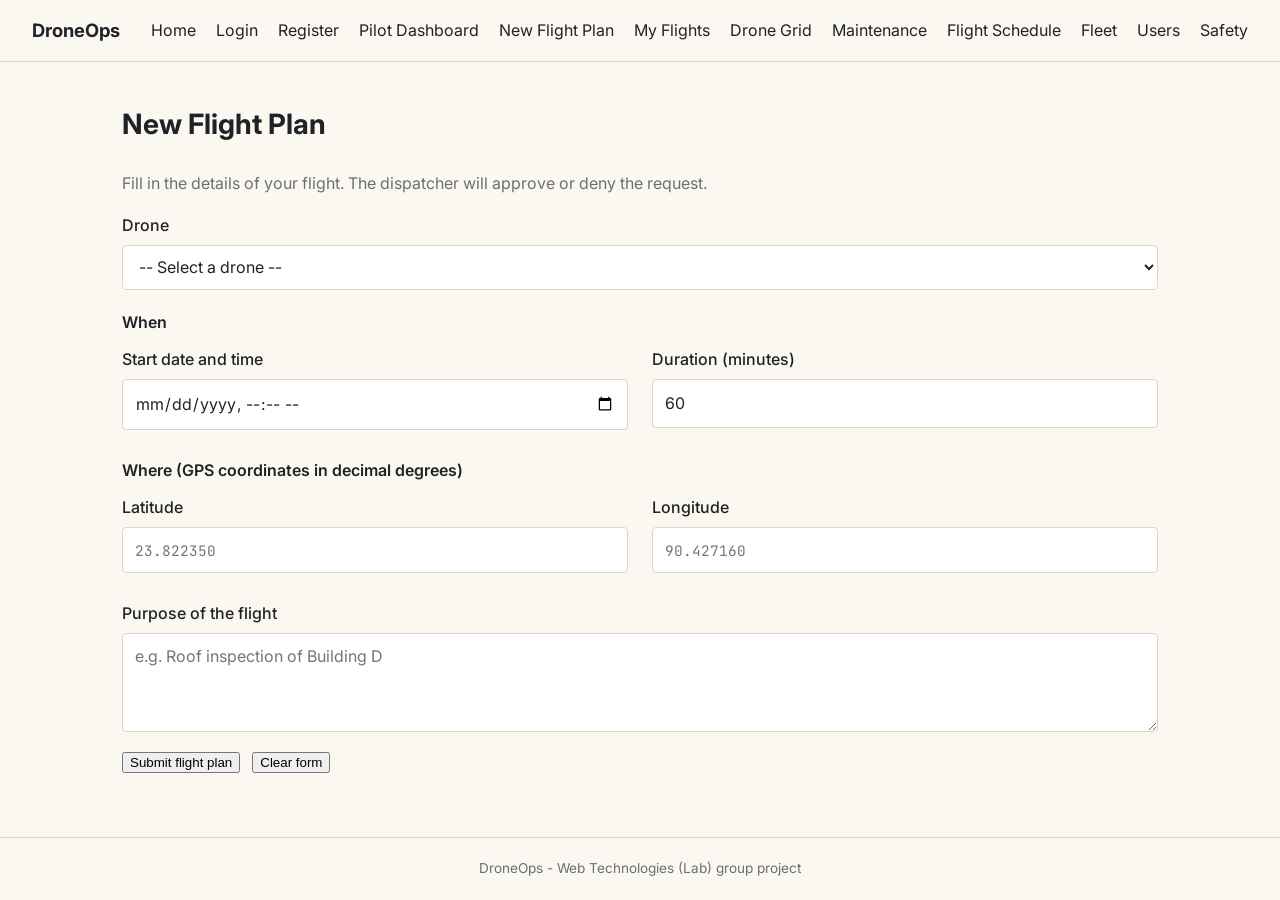
<file: pages/pilot/flight_request.html>
<!DOCTYPE html>
<html lang="en">
<head>
    <meta charset="UTF-8">
    <meta name="viewport" content="width=device-width, initial-scale=1">
    <title>New Flight Plan - DroneOps</title>
    <link rel="preconnect" href="https://fonts.googleapis.com">
    <link rel="stylesheet" href="https://fonts.googleapis.com/css2?family=Inter:wght@400;500;600;700&amp;family=JetBrains+Mono:wght@400;500&amp;display=swap">
    <link rel="stylesheet" href="../../public/css/style.css">
</head>
<body>
    <header class="navbar">
        <a href="../../index.html" class="brand">DroneOps</a>
        <nav>
            <a href="../../index.html">Home</a>
            <a href="../auth/login.html">Login</a>
            <a href="../auth/register.html">Register</a>
            <a href="../auth/profile.html">Pilot Dashboard</a>
            <a href="flight_request.html">New Flight Plan</a>
            <a href="my_flights.html">My Flights</a>
            <a href="../tech/drones.html">Drone Grid</a>
            <a href="../tech/maintenance.html">Maintenance</a>
            <a href="../admin/flights.html">Flight Schedule</a>
            <a href="../admin/fleet.html">Fleet</a>
            <a href="../admin/users.html">Users</a>
            <a href="../safety/dashboard.html">Safety</a>
        </nav>
    </header>

    <main class="container">
        <h1>New Flight Plan</h1>
        <p class="muted">Fill in the details of your flight. The dispatcher will approve or deny the request.</p>

        <form action="#" method="post">
            <p>
                <label for="drone_id">Drone</label>
                <select id="drone_id" name="drone_id" required>
                    <option value="">-- Select a drone --</option>
                    <option value="1">DJI-M300-001 - DJI Matrice 300 RTK</option>
                    <option value="2">DJI-M3E-002 - DJI Mavic 3 Enterprise</option>
                    <option value="3">AUT-EVO-003 - Autel EVO II Pro (Grounded)</option>
                </select>
            </p>

            <fieldset>
                <legend>When</legend>
                <div class="row">
                    <p>
                        <label for="start_time">Start date and time</label>
                        <input type="datetime-local" id="start_time" name="start_time" required>
                    </p>
                    <p>
                        <label for="duration_min">Duration (minutes)</label>
                        <input type="number" id="duration_min" name="duration_min" value="60" min="15" max="240" step="5" required>
                    </p>
                </div>
            </fieldset>

            <fieldset>
                <legend>Where (GPS coordinates in decimal degrees)</legend>
                <div class="row">
                    <p>
                        <label for="latitude">Latitude</label>
                        <input type="number" id="latitude" name="latitude" min="-90" max="90" step="0.000001" placeholder="23.822350" required class="mono">
                    </p>
                    <p>
                        <label for="longitude">Longitude</label>
                        <input type="number" id="longitude" name="longitude" min="-180" max="180" step="0.000001" placeholder="90.427160" required class="mono">
                    </p>
                </div>
            </fieldset>

            <p>
                <label for="purpose">Purpose of the flight</label>
                <textarea id="purpose" name="purpose" rows="3" required minlength="5" maxlength="255"
                          placeholder="e.g. Roof inspection of Building D"></textarea>
            </p>

            <p class="form-actions">
                <button type="submit" class="btn">Submit flight plan</button>
                <button type="reset" class="btn btn-ghost">Clear form</button>
            </p>
        </form>
    </main>

    <footer class="footer">
        <p>DroneOps - Web Technologies (Lab) group project</p>
    </footer>
</body>
</html>
</file>
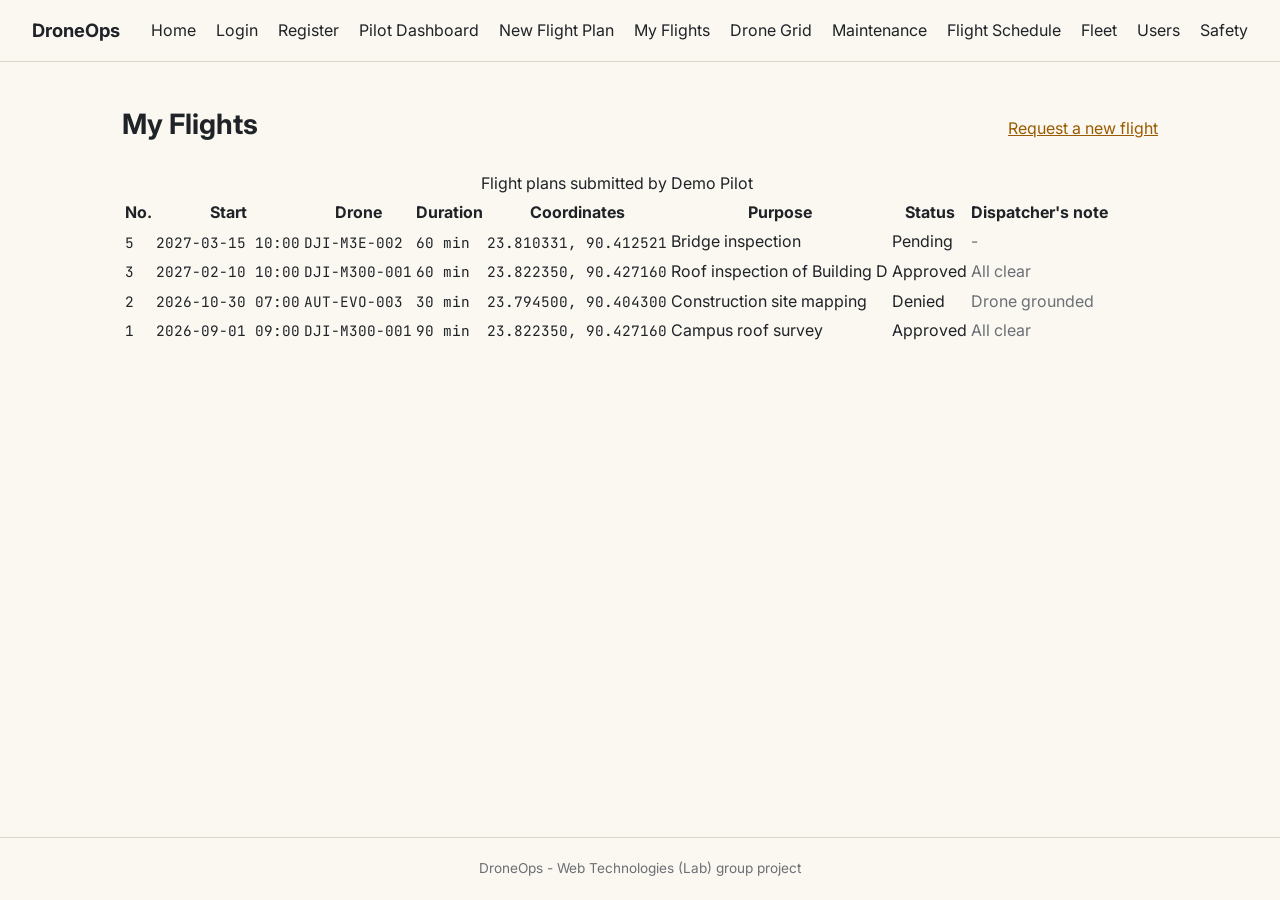
<file: pages/pilot/my_flights.html>
<!DOCTYPE html>
<html lang="en">
<head>
    <meta charset="UTF-8">
    <meta name="viewport" content="width=device-width, initial-scale=1">
    <title>My Flights - DroneOps</title>
    <link rel="preconnect" href="https://fonts.googleapis.com">
    <link rel="stylesheet" href="https://fonts.googleapis.com/css2?family=Inter:wght@400;500;600;700&amp;family=JetBrains+Mono:wght@400;500&amp;display=swap">
    <link rel="stylesheet" href="../../public/css/style.css">
</head>
<body>
    <header class="navbar">
        <a href="../../index.html" class="brand">DroneOps</a>
        <nav>
            <a href="../../index.html">Home</a>
            <a href="../auth/login.html">Login</a>
            <a href="../auth/register.html">Register</a>
            <a href="../auth/profile.html">Pilot Dashboard</a>
            <a href="flight_request.html">New Flight Plan</a>
            <a href="my_flights.html">My Flights</a>
            <a href="../tech/drones.html">Drone Grid</a>
            <a href="../tech/maintenance.html">Maintenance</a>
            <a href="../admin/flights.html">Flight Schedule</a>
            <a href="../admin/fleet.html">Fleet</a>
            <a href="../admin/users.html">Users</a>
            <a href="../safety/dashboard.html">Safety</a>
        </nav>
    </header>

    <main class="container">
        <div class="page-head">
            <h1>My Flights</h1>
            <a href="flight_request.html" class="btn">Request a new flight</a>
        </div>

        <section class="card">
            <table>
                <caption>Flight plans submitted by Demo Pilot</caption>
                <thead>
                    <tr>
                        <th>No.</th>
                        <th>Start</th>
                        <th>Drone</th>
                        <th>Duration</th>
                        <th>Coordinates</th>
                        <th>Purpose</th>
                        <th>Status</th>
                        <th>Dispatcher's note</th>
                    </tr>
                </thead>
                <tbody>
                    <tr>
                        <td class="mono">5</td>
                        <td class="mono">2027-03-15 10:00</td>
                        <td class="mono">DJI-M3E-002</td>
                        <td class="mono">60 min</td>
                        <td class="mono">23.810331, 90.412521</td>
                        <td>Bridge inspection</td>
                        <td><span class="badge badge-pending">Pending</span></td>
                        <td class="muted">-</td>
                    </tr>
                    <tr>
                        <td class="mono">3</td>
                        <td class="mono">2027-02-10 10:00</td>
                        <td class="mono">DJI-M300-001</td>
                        <td class="mono">60 min</td>
                        <td class="mono">23.822350, 90.427160</td>
                        <td>Roof inspection of Building D</td>
                        <td><span class="badge badge-approved">Approved</span></td>
                        <td class="muted">All clear</td>
                    </tr>
                    <tr>
                        <td class="mono">2</td>
                        <td class="mono">2026-10-30 07:00</td>
                        <td class="mono">AUT-EVO-003</td>
                        <td class="mono">30 min</td>
                        <td class="mono">23.794500, 90.404300</td>
                        <td>Construction site mapping</td>
                        <td><span class="badge badge-denied">Denied</span></td>
                        <td class="muted">Drone grounded</td>
                    </tr>
                    <tr>
                        <td class="mono">1</td>
                        <td class="mono">2026-09-01 09:00</td>
                        <td class="mono">DJI-M300-001</td>
                        <td class="mono">90 min</td>
                        <td class="mono">23.822350, 90.427160</td>
                        <td>Campus roof survey</td>
                        <td><span class="badge badge-approved">Approved</span></td>
                        <td class="muted">All clear</td>
                    </tr>
                </tbody>
            </table>
        </section>
    </main>

    <footer class="footer">
        <p>DroneOps - Web Technologies (Lab) group project</p>
    </footer>
</body>
</html>
</file>
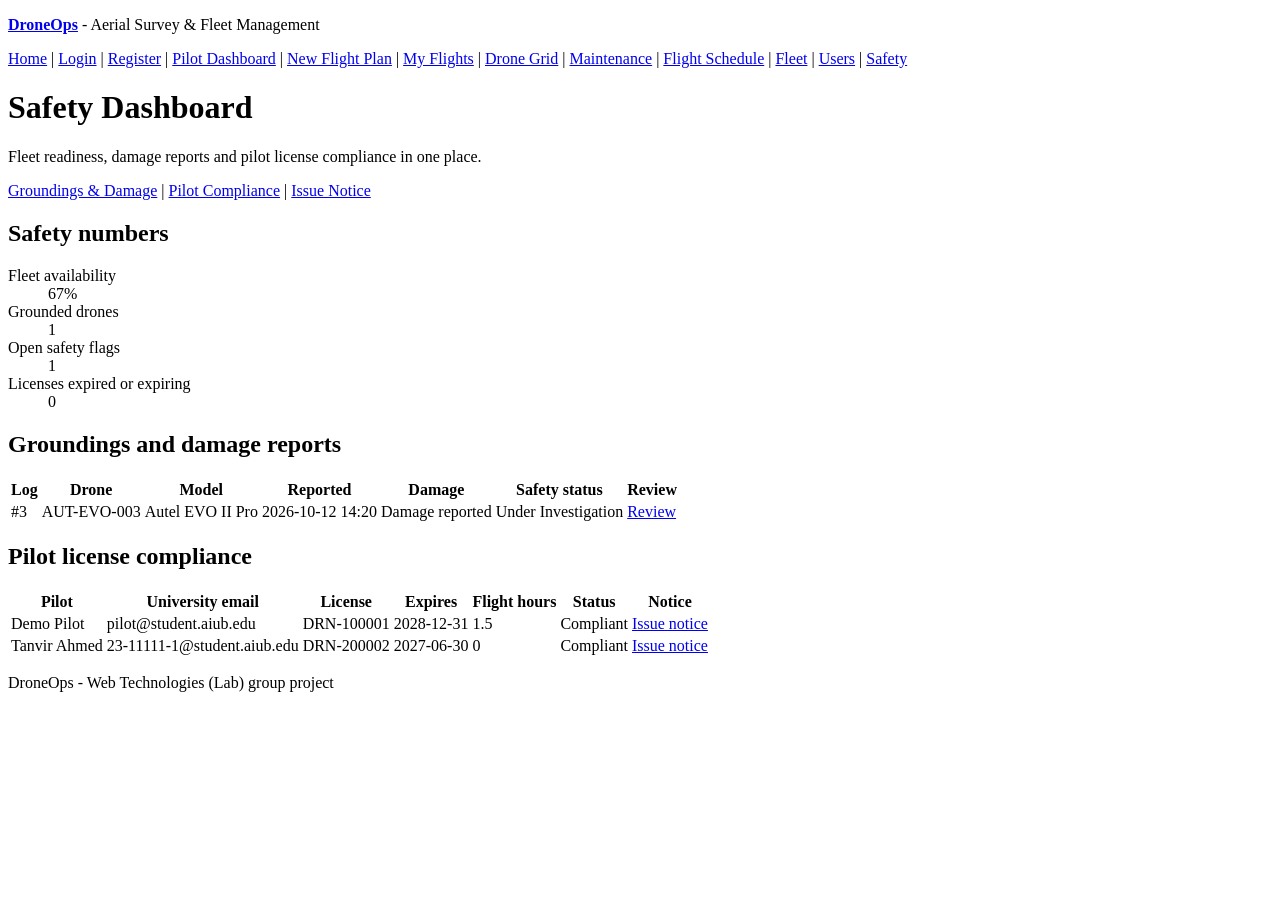
<file: pages/safety/dashboard.html>
<!DOCTYPE html>
<html lang="en">
<head>
    <meta charset="UTF-8">
    <meta name="viewport" content="width=device-width, initial-scale=1">
    <title>Safety Dashboard - DroneOps</title>
</head>
<body>
    <header>
        <p><a href="../../index.html"><strong>DroneOps</strong></a> - Aerial Survey &amp; Fleet Management</p>
        <nav>
            <a href="../../index.html">Home</a> |
            <a href="../auth/login.html">Login</a> |
            <a href="../auth/register.html">Register</a> |
            <a href="../auth/profile.html">Pilot Dashboard</a> |
            <a href="../pilot/flight_request.html">New Flight Plan</a> |
            <a href="../pilot/my_flights.html">My Flights</a> |
            <a href="../tech/drones.html">Drone Grid</a> |
            <a href="../tech/maintenance.html">Maintenance</a> |
            <a href="../admin/flights.html">Flight Schedule</a> |
            <a href="../admin/fleet.html">Fleet</a> |
            <a href="../admin/users.html">Users</a> |
            <a href="../safety/dashboard.html">Safety</a>
        </nav>
    </header>

    <main>
        <h1>Safety Dashboard</h1>
        <p>Fleet readiness, damage reports and pilot license compliance in one place.</p>
        <p>
            <a href="groundings.html">Groundings &amp; Damage</a> |
            <a href="pilots.html">Pilot Compliance</a> |
            <a href="notices.html">Issue Notice</a>
        </p>

        <section>
            <h2>Safety numbers</h2>
            <dl>
                <dt>Fleet availability</dt>
                <dd>67%</dd>
                <dt>Grounded drones</dt>
                <dd>1</dd>
                <dt>Open safety flags</dt>
                <dd>1</dd>
                <dt>Licenses expired or expiring</dt>
                <dd>0</dd>
            </dl>
        </section>

        <section>
            <h2>Groundings and damage reports</h2>
            <table>
                <thead>
                    <tr>
                        <th>Log</th>
                        <th>Drone</th>
                        <th>Model</th>
                        <th>Reported</th>
                        <th>Damage</th>
                        <th>Safety status</th>
                        <th>Review</th>
                    </tr>
                </thead>
                <tbody>
                    <tr>
                        <td>#3</td>
                        <td>AUT-EVO-003</td>
                        <td>Autel EVO II Pro</td>
                        <td>2026-10-12 14:20</td>
                        <td>Damage reported</td>
                        <td>Under Investigation</td>
                        <td><a href="groundings.html#incident-3">Review</a></td>
                    </tr>
                </tbody>
            </table>
        </section>

        <section>
            <h2>Pilot license compliance</h2>
            <table>
                <thead>
                    <tr>
                        <th>Pilot</th>
                        <th>University email</th>
                        <th>License</th>
                        <th>Expires</th>
                        <th>Flight hours</th>
                        <th>Status</th>
                        <th>Notice</th>
                    </tr>
                </thead>
                <tbody>
                    <tr>
                        <td>Demo Pilot</td>
                        <td>pilot@student.aiub.edu</td>
                        <td>DRN-100001</td>
                        <td>2028-12-31</td>
                        <td>1.5</td>
                        <td>Compliant</td>
                        <td><a href="notices.html?recipient_id=3">Issue notice</a></td>
                    </tr>
                    <tr>
                        <td>Tanvir Ahmed</td>
                        <td>23-11111-1@student.aiub.edu</td>
                        <td>DRN-200002</td>
                        <td>2027-06-30</td>
                        <td>0</td>
                        <td>Compliant</td>
                        <td><a href="notices.html?recipient_id=4">Issue notice</a></td>
                    </tr>
                </tbody>
            </table>
        </section>
    </main>

    <footer>
        <p>DroneOps - Web Technologies (Lab) group project</p>
    </footer>
</body>
</html>
</file>
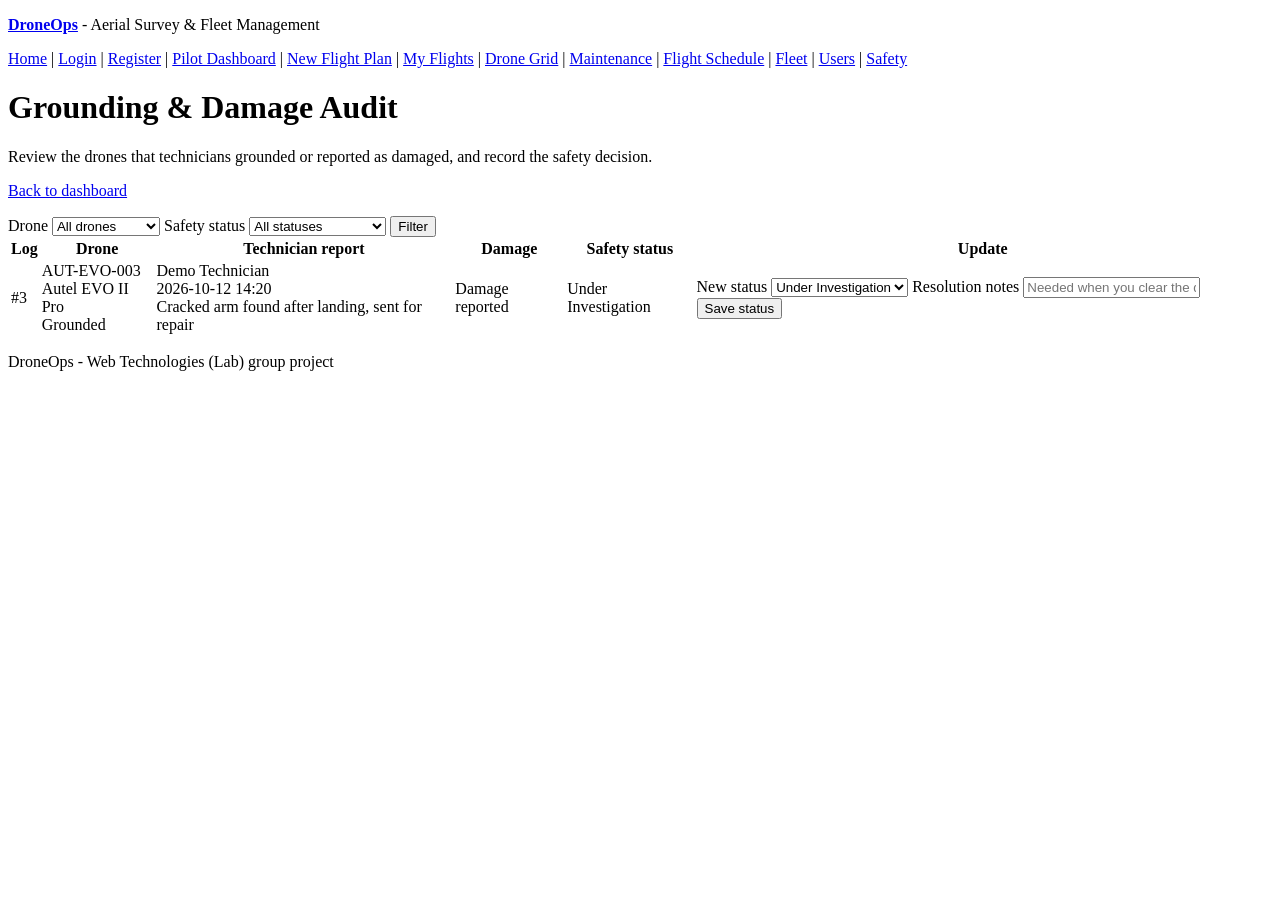
<file: pages/safety/groundings.html>
<!DOCTYPE html>
<html lang="en">
<head>
    <meta charset="UTF-8">
    <meta name="viewport" content="width=device-width, initial-scale=1">
    <title>Grounding &amp; Damage Audit - DroneOps</title>
</head>
<body>
    <header>
        <p><a href="../../index.html"><strong>DroneOps</strong></a> - Aerial Survey &amp; Fleet Management</p>
        <nav>
            <a href="../../index.html">Home</a> |
            <a href="../auth/login.html">Login</a> |
            <a href="../auth/register.html">Register</a> |
            <a href="../auth/profile.html">Pilot Dashboard</a> |
            <a href="../pilot/flight_request.html">New Flight Plan</a> |
            <a href="../pilot/my_flights.html">My Flights</a> |
            <a href="../tech/drones.html">Drone Grid</a> |
            <a href="../tech/maintenance.html">Maintenance</a> |
            <a href="../admin/flights.html">Flight Schedule</a> |
            <a href="../admin/fleet.html">Fleet</a> |
            <a href="../admin/users.html">Users</a> |
            <a href="../safety/dashboard.html">Safety</a>
        </nav>
    </header>

    <main>
        <h1>Grounding &amp; Damage Audit</h1>
        <p>Review the drones that technicians grounded or reported as damaged, and record the safety decision.</p>
        <p><a href="dashboard.html">Back to dashboard</a></p>

        <form action="#" method="get">
            <label for="drone_filter">Drone</label>
            <select id="drone_filter" name="drone_id">
                <option value="">All drones</option>
                <option value="1">DJI-M300-001</option>
                <option value="2">DJI-M3E-002</option>
                <option value="3">AUT-EVO-003</option>
            </select>
            <label for="status_filter">Safety status</label>
            <select id="status_filter" name="status">
                <option value="">All statuses</option>
                <option>Under Investigation</option>
                <option>Resolved / Cleared</option>
            </select>
            <button type="submit">Filter</button>
        </form>

        <section>
            <table>
                <thead>
                    <tr>
                        <th>Log</th>
                        <th>Drone</th>
                        <th>Technician report</th>
                        <th>Damage</th>
                        <th>Safety status</th>
                        <th>Update</th>
                    </tr>
                </thead>
                <tbody>
                    <tr id="incident-3">
                        <td>#3</td>
                        <td>AUT-EVO-003<br>Autel EVO II Pro<br>Grounded</td>
                        <td>Demo Technician<br>2026-10-12 14:20<br>Cracked arm found after landing, sent for repair</td>
                        <td>Damage reported</td>
                        <td>Under Investigation</td>
                        <td>
                            <form action="#" method="post">
                                <input type="hidden" name="incident_id" value="3">
                                <label for="safety_status-3">New status</label>
                                <select id="safety_status-3" name="safety_status">
                                    <option selected>Under Investigation</option>
                                    <option>Resolved / Cleared</option>
                                </select>
                                <label for="safety_notes-3">Resolution notes</label>
                                <input type="text" id="safety_notes-3" name="safety_notes" maxlength="500" placeholder="Needed when you clear the drone">
                                <button type="submit">Save status</button>
                            </form>
                        </td>
                    </tr>
                </tbody>
            </table>
        </section>
    </main>

    <footer>
        <p>DroneOps - Web Technologies (Lab) group project</p>
    </footer>
</body>
</html>
</file>
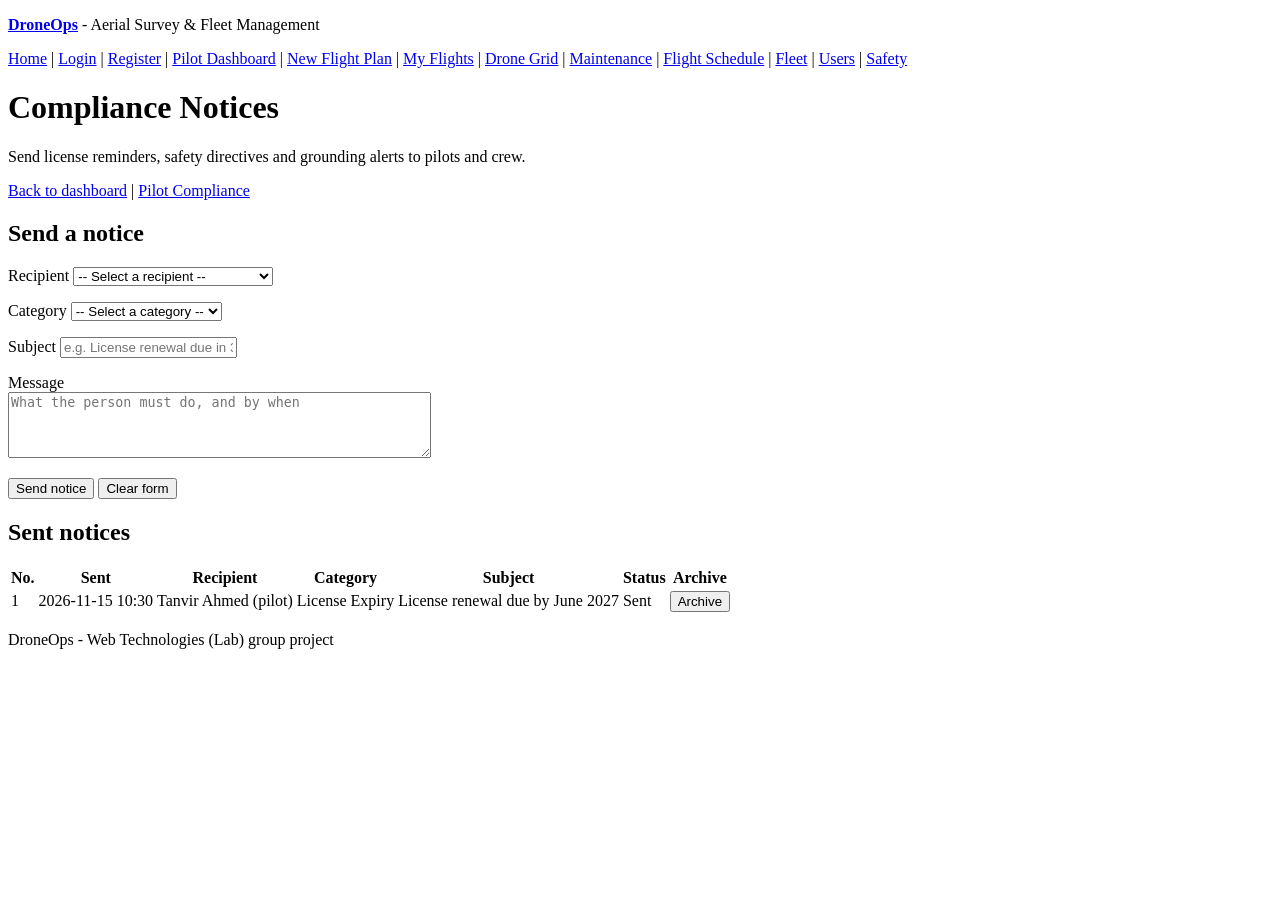
<file: pages/safety/notices.html>
<!DOCTYPE html>
<html lang="en">
<head>
    <meta charset="UTF-8">
    <meta name="viewport" content="width=device-width, initial-scale=1">
    <title>Compliance Notices - DroneOps</title>
</head>
<body>
    <header>
        <p><a href="../../index.html"><strong>DroneOps</strong></a> - Aerial Survey &amp; Fleet Management</p>
        <nav>
            <a href="../../index.html">Home</a> |
            <a href="../auth/login.html">Login</a> |
            <a href="../auth/register.html">Register</a> |
            <a href="../auth/profile.html">Pilot Dashboard</a> |
            <a href="../pilot/flight_request.html">New Flight Plan</a> |
            <a href="../pilot/my_flights.html">My Flights</a> |
            <a href="../tech/drones.html">Drone Grid</a> |
            <a href="../tech/maintenance.html">Maintenance</a> |
            <a href="../admin/flights.html">Flight Schedule</a> |
            <a href="../admin/fleet.html">Fleet</a> |
            <a href="../admin/users.html">Users</a> |
            <a href="../safety/dashboard.html">Safety</a>
        </nav>
    </header>

    <main>
        <h1>Compliance Notices</h1>
        <p>Send license reminders, safety directives and grounding alerts to pilots and crew.</p>
        <p><a href="dashboard.html">Back to dashboard</a> | <a href="pilots.html">Pilot Compliance</a></p>

        <section>
            <h2>Send a notice</h2>
            <form action="#" method="post">
                <p>
                    <label for="recipient_id">Recipient</label>
                    <select id="recipient_id" name="recipient_id" required>
                        <option value="">-- Select a recipient --</option>
                        <option value="3">Demo Pilot (pilot)</option>
                        <option value="4">Tanvir Ahmed (pilot)</option>
                        <option value="2">Demo Technician (technician)</option>
                        <option value="1">Demo Dispatcher (dispatcher)</option>
                    </select>
                </p>
                <p>
                    <label for="notice_type">Category</label>
                    <select id="notice_type" name="notice_type" required>
                        <option value="">-- Select a category --</option>
                        <option>License Expiry</option>
                        <option>Safety Directive</option>
                        <option>Grounding Alert</option>
                        <option>General Compliance</option>
                    </select>
                </p>
                <p>
                    <label for="subject">Subject</label>
                    <input type="text" id="subject" name="subject" required minlength="3" maxlength="200"
                           placeholder="e.g. License renewal due in 30 days">
                </p>
                <p>
                    <label for="message">Message</label><br>
                    <textarea id="message" name="message" rows="4" cols="50" required minlength="5" maxlength="1000"
                              placeholder="What the person must do, and by when"></textarea>
                </p>
                <p>
                    <button type="submit">Send notice</button>
                    <button type="reset">Clear form</button>
                </p>
            </form>
        </section>

        <section>
            <h2>Sent notices</h2>
            <table>
                <thead>
                    <tr>
                        <th>No.</th>
                        <th>Sent</th>
                        <th>Recipient</th>
                        <th>Category</th>
                        <th>Subject</th>
                        <th>Status</th>
                        <th>Archive</th>
                    </tr>
                </thead>
                <tbody>
                    <tr>
                        <td>1</td>
                        <td>2026-11-15 10:30</td>
                        <td>Tanvir Ahmed (pilot)</td>
                        <td>License Expiry</td>
                        <td>License renewal due by June 2027</td>
                        <td>Sent</td>
                        <td>
                            <form action="#" method="post">
                                <input type="hidden" name="notice_id" value="1">
                                <button type="submit">Archive</button>
                            </form>
                        </td>
                    </tr>
                </tbody>
            </table>
        </section>
    </main>

    <footer>
        <p>DroneOps - Web Technologies (Lab) group project</p>
    </footer>
</body>
</html>
</file>
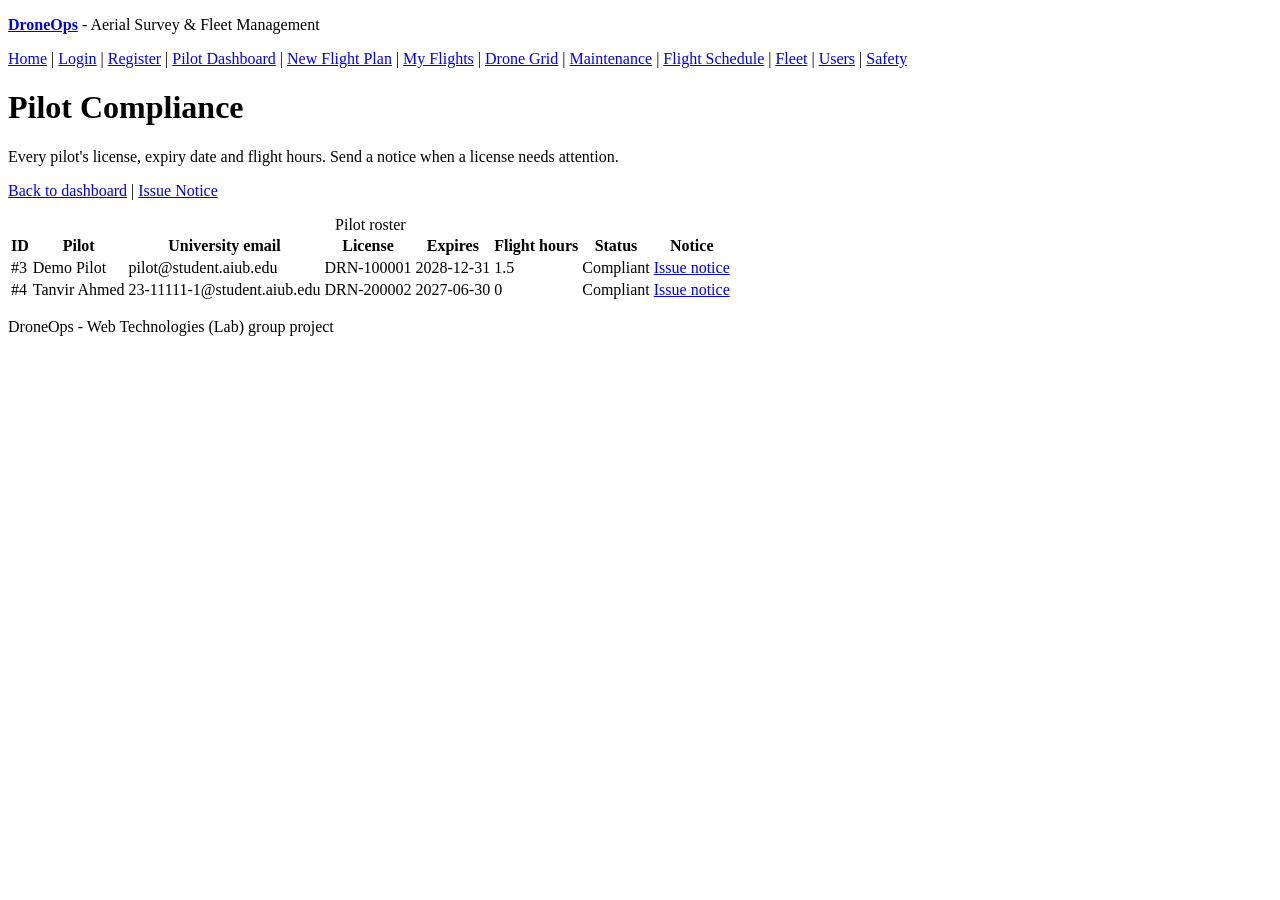
<file: pages/safety/pilots.html>
<!DOCTYPE html>
<html lang="en">
<head>
    <meta charset="UTF-8">
    <meta name="viewport" content="width=device-width, initial-scale=1">
    <title>Pilot Compliance - DroneOps</title>
</head>
<body>
    <header>
        <p><a href="../../index.html"><strong>DroneOps</strong></a> - Aerial Survey &amp; Fleet Management</p>
        <nav>
            <a href="../../index.html">Home</a> |
            <a href="../auth/login.html">Login</a> |
            <a href="../auth/register.html">Register</a> |
            <a href="../auth/profile.html">Pilot Dashboard</a> |
            <a href="../pilot/flight_request.html">New Flight Plan</a> |
            <a href="../pilot/my_flights.html">My Flights</a> |
            <a href="../tech/drones.html">Drone Grid</a> |
            <a href="../tech/maintenance.html">Maintenance</a> |
            <a href="../admin/flights.html">Flight Schedule</a> |
            <a href="../admin/fleet.html">Fleet</a> |
            <a href="../admin/users.html">Users</a> |
            <a href="../safety/dashboard.html">Safety</a>
        </nav>
    </header>

    <main>
        <h1>Pilot Compliance</h1>
        <p>Every pilot's license, expiry date and flight hours. Send a notice when a license needs attention.</p>
        <p><a href="dashboard.html">Back to dashboard</a> | <a href="notices.html">Issue Notice</a></p>

        <table>
            <caption>Pilot roster</caption>
            <thead>
                <tr>
                    <th>ID</th>
                    <th>Pilot</th>
                    <th>University email</th>
                    <th>License</th>
                    <th>Expires</th>
                    <th>Flight hours</th>
                    <th>Status</th>
                    <th>Notice</th>
                </tr>
            </thead>
            <tbody>
                <tr>
                    <td>#3</td>
                    <td>Demo Pilot</td>
                    <td>pilot@student.aiub.edu</td>
                    <td>DRN-100001</td>
                    <td>2028-12-31</td>
                    <td>1.5</td>
                    <td>Compliant</td>
                    <td><a href="notices.html?recipient_id=3">Issue notice</a></td>
                </tr>
                <tr>
                    <td>#4</td>
                    <td>Tanvir Ahmed</td>
                    <td>23-11111-1@student.aiub.edu</td>
                    <td>DRN-200002</td>
                    <td>2027-06-30</td>
                    <td>0</td>
                    <td>Compliant</td>
                    <td><a href="notices.html?recipient_id=4">Issue notice</a></td>
                </tr>
            </tbody>
        </table>
    </main>

    <footer>
        <p>DroneOps - Web Technologies (Lab) group project</p>
    </footer>
</body>
</html>
</file>
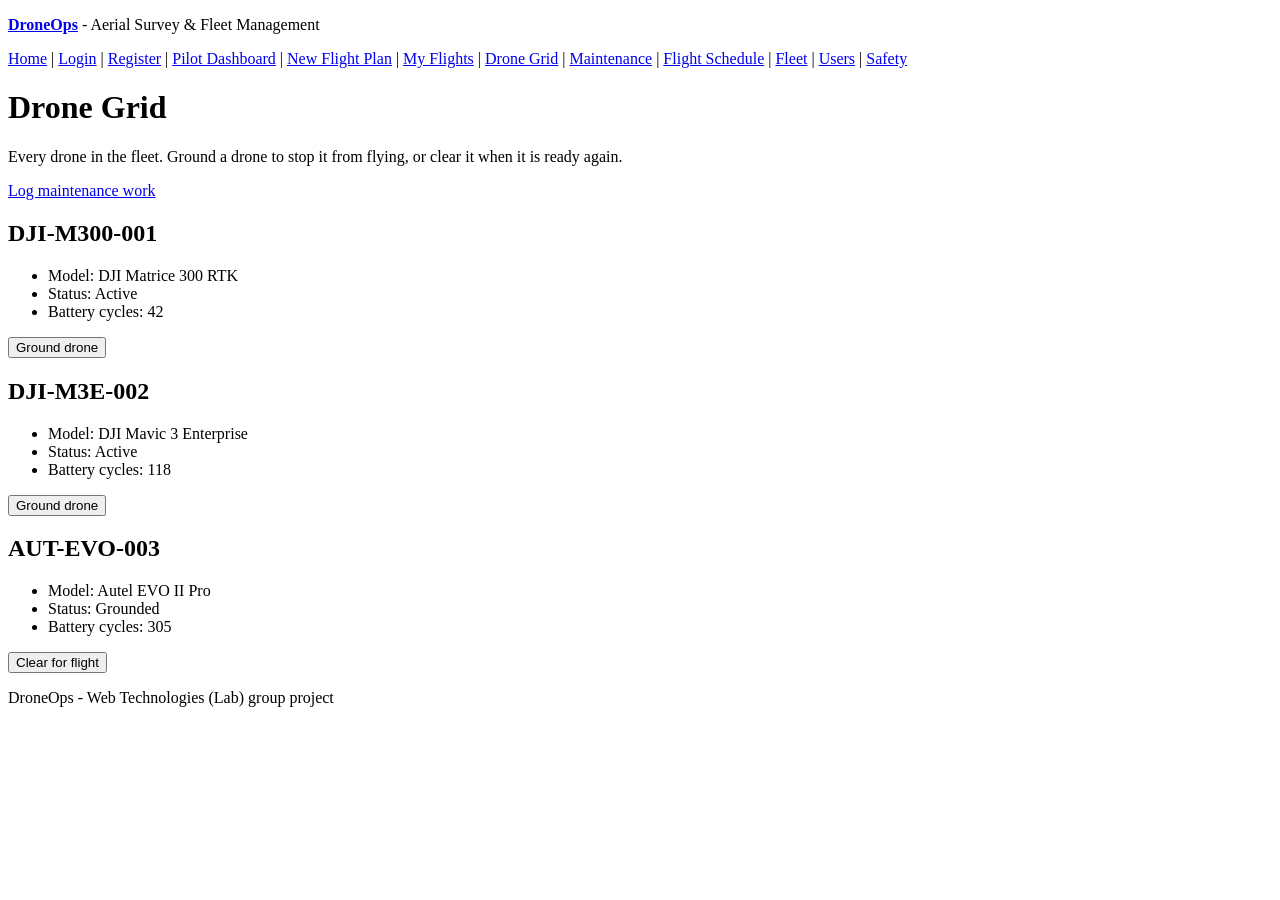
<file: pages/tech/drones.html>
<!DOCTYPE html>
<html lang="en">
<head>
    <meta charset="UTF-8">
    <meta name="viewport" content="width=device-width, initial-scale=1">
    <title>Drone Grid - DroneOps</title>
</head>
<body>
    <header>
        <p><a href="../../index.html"><strong>DroneOps</strong></a> - Aerial Survey &amp; Fleet Management</p>
        <nav>
            <a href="../../index.html">Home</a> |
            <a href="../auth/login.html">Login</a> |
            <a href="../auth/register.html">Register</a> |
            <a href="../auth/profile.html">Pilot Dashboard</a> |
            <a href="../pilot/flight_request.html">New Flight Plan</a> |
            <a href="../pilot/my_flights.html">My Flights</a> |
            <a href="../tech/drones.html">Drone Grid</a> |
            <a href="../tech/maintenance.html">Maintenance</a> |
            <a href="../admin/flights.html">Flight Schedule</a> |
            <a href="../admin/fleet.html">Fleet</a> |
            <a href="../admin/users.html">Users</a> |
            <a href="../safety/dashboard.html">Safety</a>
        </nav>
    </header>

    <main>
        <h1>Drone Grid</h1>
        <p>Every drone in the fleet. Ground a drone to stop it from flying, or clear it when it is ready again.</p>
        <p><a href="maintenance.html">Log maintenance work</a></p>

        <article>
            <h2>DJI-M300-001</h2>
            <ul>
                <li>Model: DJI Matrice 300 RTK</li>
                <li>Status: Active</li>
                <li>Battery cycles: 42</li>
            </ul>
            <form action="#" method="post">
                <input type="hidden" name="drone_id" value="1">
                <button type="submit" name="status" value="Grounded">Ground drone</button>
            </form>
        </article>

        <article>
            <h2>DJI-M3E-002</h2>
            <ul>
                <li>Model: DJI Mavic 3 Enterprise</li>
                <li>Status: Active</li>
                <li>Battery cycles: 118</li>
            </ul>
            <form action="#" method="post">
                <input type="hidden" name="drone_id" value="2">
                <button type="submit" name="status" value="Grounded">Ground drone</button>
            </form>
        </article>

        <article>
            <h2>AUT-EVO-003</h2>
            <ul>
                <li>Model: Autel EVO II Pro</li>
                <li>Status: Grounded</li>
                <li>Battery cycles: 305</li>
            </ul>
            <form action="#" method="post">
                <input type="hidden" name="drone_id" value="3">
                <button type="submit" name="status" value="Active">Clear for flight</button>
            </form>
        </article>
    </main>

    <footer>
        <p>DroneOps - Web Technologies (Lab) group project</p>
    </footer>
</body>
</html>
</file>
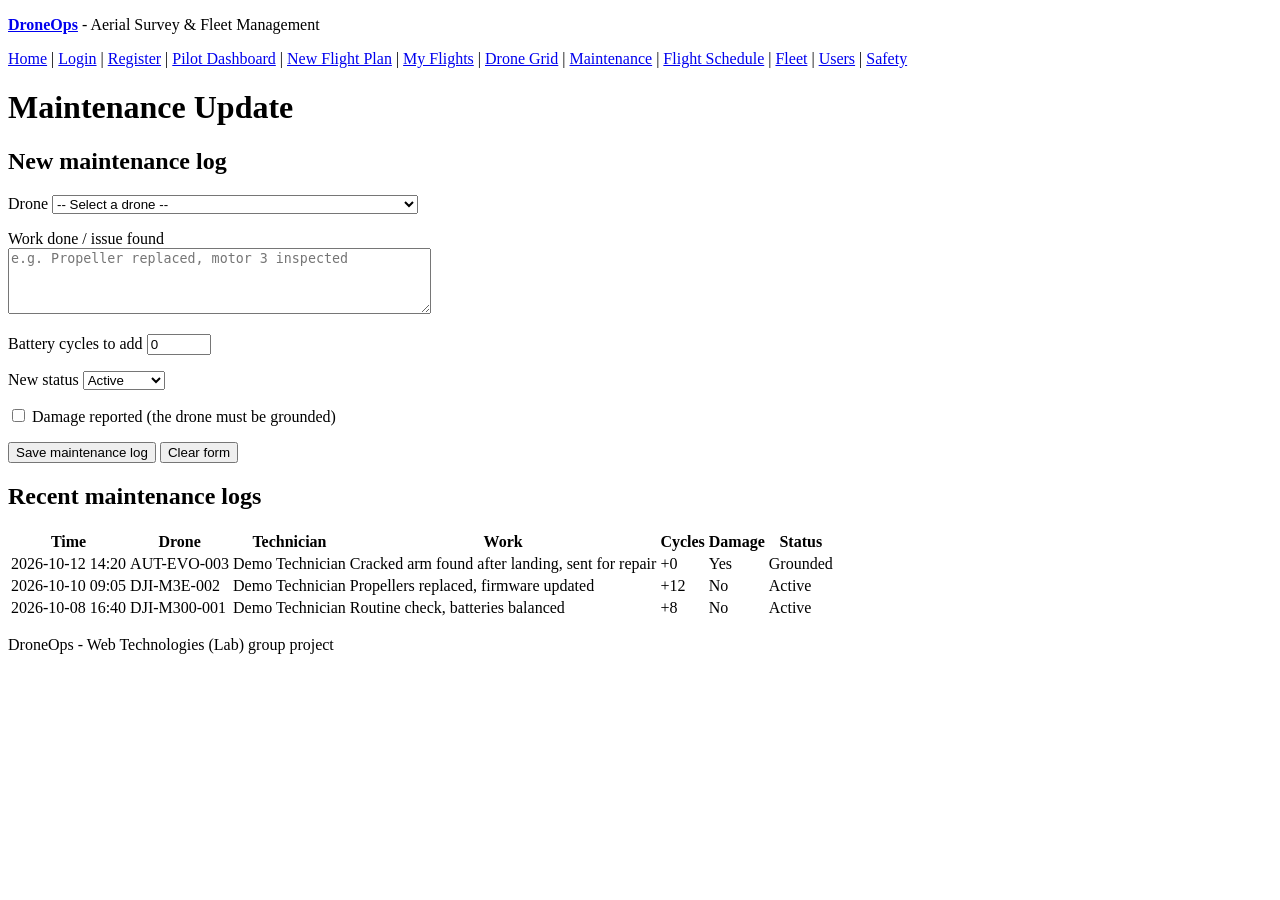
<file: pages/tech/maintenance.html>
<!DOCTYPE html>
<html lang="en">
<head>
    <meta charset="UTF-8">
    <meta name="viewport" content="width=device-width, initial-scale=1">
    <title>Maintenance Update - DroneOps</title>
</head>
<body>
    <header>
        <p><a href="../../index.html"><strong>DroneOps</strong></a> - Aerial Survey &amp; Fleet Management</p>
        <nav>
            <a href="../../index.html">Home</a> |
            <a href="../auth/login.html">Login</a> |
            <a href="../auth/register.html">Register</a> |
            <a href="../auth/profile.html">Pilot Dashboard</a> |
            <a href="../pilot/flight_request.html">New Flight Plan</a> |
            <a href="../pilot/my_flights.html">My Flights</a> |
            <a href="../tech/drones.html">Drone Grid</a> |
            <a href="../tech/maintenance.html">Maintenance</a> |
            <a href="../admin/flights.html">Flight Schedule</a> |
            <a href="../admin/fleet.html">Fleet</a> |
            <a href="../admin/users.html">Users</a> |
            <a href="../safety/dashboard.html">Safety</a>
        </nav>
    </header>

    <main>
        <h1>Maintenance Update</h1>

        <section>
            <h2>New maintenance log</h2>
            <form action="#" method="post">
                <p>
                    <label for="drone_id">Drone</label>
                    <select id="drone_id" name="drone_id" required>
                        <option value="">-- Select a drone --</option>
                        <option value="1">DJI-M300-001 - DJI Matrice 300 RTK (Active, 42 cycles)</option>
                        <option value="2">DJI-M3E-002 - DJI Mavic 3 Enterprise (Active, 118 cycles)</option>
                        <option value="3">AUT-EVO-003 - Autel EVO II Pro (Grounded, 305 cycles)</option>
                    </select>
                </p>
                <p>
                    <label for="description">Work done / issue found</label><br>
                    <textarea id="description" name="description" rows="4" cols="50" required minlength="5" maxlength="1000"
                              placeholder="e.g. Propeller replaced, motor 3 inspected"></textarea>
                </p>
                <p>
                    <label for="cycles_added">Battery cycles to add</label>
                    <input type="number" id="cycles_added" name="cycles_added" value="0" min="0" max="1000" required>
                </p>
                <p>
                    <label for="status">New status</label>
                    <select id="status" name="status" required>
                        <option value="Active">Active</option>
                        <option value="Grounded">Grounded</option>
                    </select>
                </p>
                <p>
                    <input type="checkbox" id="damage" name="damage" value="1">
                    <label for="damage">Damage reported (the drone must be grounded)</label>
                </p>
                <p>
                    <button type="submit">Save maintenance log</button>
                    <button type="reset">Clear form</button>
                </p>
            </form>
        </section>

        <section>
            <h2>Recent maintenance logs</h2>
            <table>
                <thead>
                    <tr>
                        <th>Time</th>
                        <th>Drone</th>
                        <th>Technician</th>
                        <th>Work</th>
                        <th>Cycles</th>
                        <th>Damage</th>
                        <th>Status</th>
                    </tr>
                </thead>
                <tbody>
                    <tr>
                        <td>2026-10-12 14:20</td>
                        <td>AUT-EVO-003</td>
                        <td>Demo Technician</td>
                        <td>Cracked arm found after landing, sent for repair</td>
                        <td>+0</td>
                        <td>Yes</td>
                        <td>Grounded</td>
                    </tr>
                    <tr>
                        <td>2026-10-10 09:05</td>
                        <td>DJI-M3E-002</td>
                        <td>Demo Technician</td>
                        <td>Propellers replaced, firmware updated</td>
                        <td>+12</td>
                        <td>No</td>
                        <td>Active</td>
                    </tr>
                    <tr>
                        <td>2026-10-08 16:40</td>
                        <td>DJI-M300-001</td>
                        <td>Demo Technician</td>
                        <td>Routine check, batteries balanced</td>
                        <td>+8</td>
                        <td>No</td>
                        <td>Active</td>
                    </tr>
                </tbody>
            </table>
        </section>
    </main>

    <footer>
        <p>DroneOps - Web Technologies (Lab) group project</p>
    </footer>
</body>
</html>
</file>
<file: public/css/style.css>
/* 
   SECTION 1 - Akib: colours, page layout, navigation, footer
*/
:root {
    --bg: #FBF8F1;
    /* cream page background */
    --ink: #1F2328;
    /* main text */
    --muted: #6B6F76;
    /* secondary text */
    --line: #DDD6C8;
    /* thin lines and input borders */
    --accent: #9A5B00;
    /* links and focus */
    --ok: #1E7F68;
    /* Active, Approved */
    --danger: #B42318;
    /* Grounded, Denied, errors */
    --warn: #A15C07;
    /* Pending */

    --font-ui: 'Inter', system-ui, sans-serif;
    --font-mono: 'JetBrains Mono', 'Roboto Mono', monospace;
}

* {
    box-sizing: border-box;
}

body {
    margin: 0;
    min-height: 100vh;
    display: flex;
    flex-direction: column;
    background: var(--bg);
    color: var(--ink);
    font-family: var(--font-ui);
    font-size: 16px;
    line-height: 1.6;
}

a {
    color: var(--accent);
}

h1 {
    font-size: 1.75rem;
    margin: 0 0 1.5rem;
}

h2 {
    font-size: 1.25rem;
    margin: 0 0 1rem;
}

h3 {
    font-size: 1.05rem;
    margin: 1.25rem 0 .5rem;
}

.mono {
    font-family: var(--font-mono);
    font-size: .9em;
}

.muted {
    color: var(--muted);
}

.lead {
    font-size: 1.1rem;
    max-width: 70ch;
    margin: 0 0 2rem;
}

/* Navigation bar (Flexbox) */
.navbar {
    display: flex;
    align-items: center;
    justify-content: space-between;
    flex-wrap: wrap;
    gap: 1rem;
    padding: 1rem 2rem;
    border-bottom: 1px solid var(--line);
}

.brand {
    font-weight: 700;
    font-size: 1.15rem;
    color: var(--ink);
    text-decoration: none;
}

.navbar nav {
    display: flex;
    align-items: center;
    flex-wrap: wrap;
    gap: .5rem 1.25rem;
}

.navbar nav a:not(.btn) {
    color: var(--ink);
    text-decoration: none;
}

.navbar nav a:not(.btn):hover {
    color: var(--accent);
    text-decoration: underline;
}

/* Page layout */
.container {
    flex: 1;
    width: 100%;
    max-width: 1100px;
    margin: 0 auto;
    padding: 2.5rem 2rem;
}

.footer {
    padding: 1.25rem;
    text-align: center;
    color: var(--muted);
    font-size: .85rem;
    border-top: 1px solid var(--line);
}

.footer p {
    margin: 0;
}

/*  thin line  */
.card {
    margin-bottom: 3rem;
    overflow-x: auto;
}

.card+.card {
    padding-top: 2rem;
    border-top: 1px solid var(--line);
}

.page-head {
    display: flex;
    justify-content: space-between;
    align-items: baseline;
    flex-wrap: wrap;
    gap: 1rem;
    margin-bottom: 1.5rem;
}

.page-head h1 {
    margin: 0;
}

@media (max-width: 640px) {

    .container,
    .navbar {
        padding-left: 1rem;
        padding-right: 1rem;
    }
}

/* 
   SECTION 2 - Akib: forms and fields
*/
form p {
    margin: 0 0 1.25rem;
}

form label {
    display: block;
    font-weight: 500;
}

input,
select,
textarea {
    display: block;
    width: 100%;
    margin-top: .4rem;
    padding: .65rem .75rem;
    background: #fff;
    color: var(--ink);
    border: 1px solid var(--line);
    border-radius: 4px;
    font: inherit;
}

input.mono {
    font-family: var(--font-mono);
}

input:focus,
select:focus,
textarea:focus {
    outline: 2px solid var(--accent);
    outline-offset: 1px;
}

input:disabled {
    background: transparent;
    color: var(--muted);
}

textarea {
    resize: vertical;
}

/* Two fields side by side on wide screens (CSS Grid) */
.row {
    display: grid;
    grid-template-columns: repeat(auto-fit, minmax(240px, 1fr));
    gap: 0 1.5rem;
}

fieldset {
    border: 0;
    padding: 0;
    margin: 0 0 .5rem;
    min-width: 0;
}

legend {
    padding: 0;
    margin-bottom: .75rem;
    font-weight: 600;
}

/* Checkbox and its label on one line */
.check {
    display: flex;
    align-items: center;
    gap: .5rem;
}

.check input {
    width: auto;
    margin: 0;
    accent-color: var(--ink);
}

.check label {
    font-weight: 400;
}

.form-actions {
    display: flex;
    flex-wrap: wrap;
    gap: .75rem;
}

/* 
   SECTION 3 - Nashid: drone grid, dashboard numbers, status labels
 */

/* 
   SECTION 4 - Amana: buttons, tables, dispatcher controls
  */

/* 
   SECTION 5 - Rafisa: safety pages
*/
</file>
